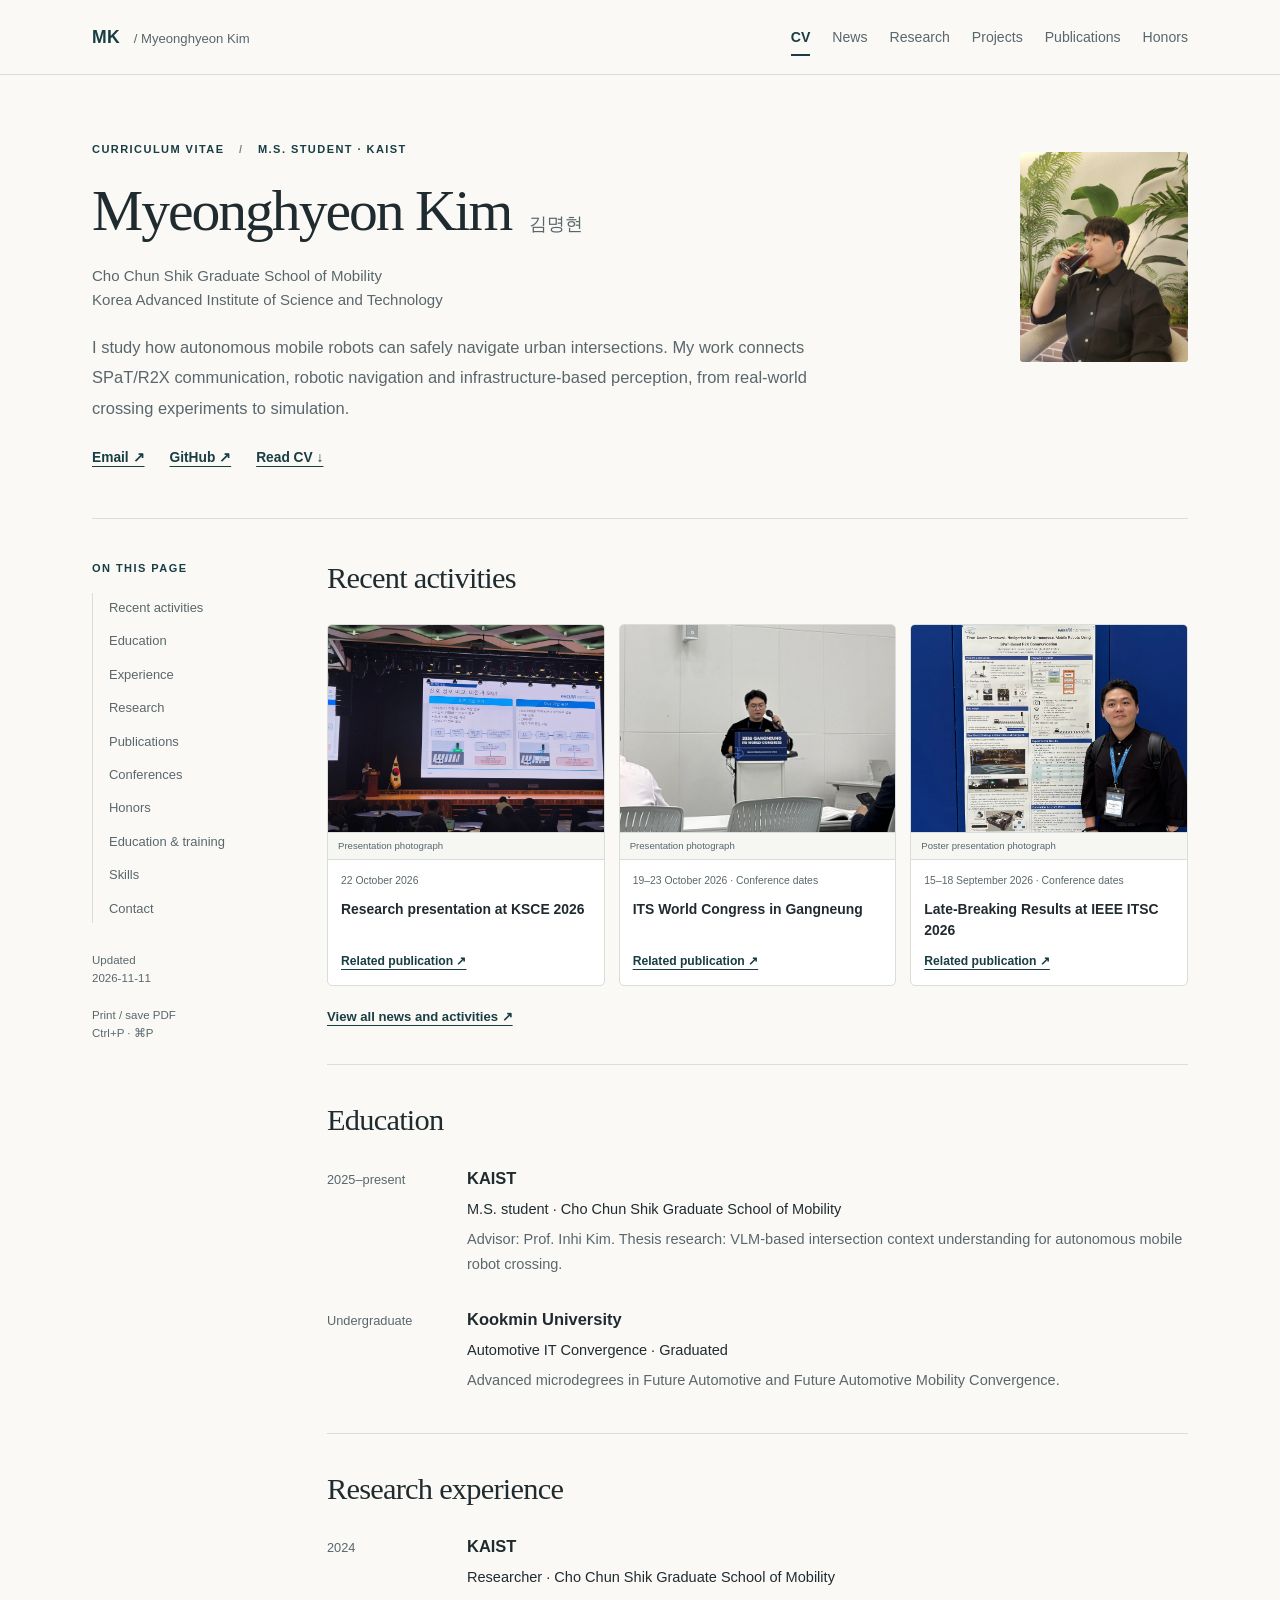
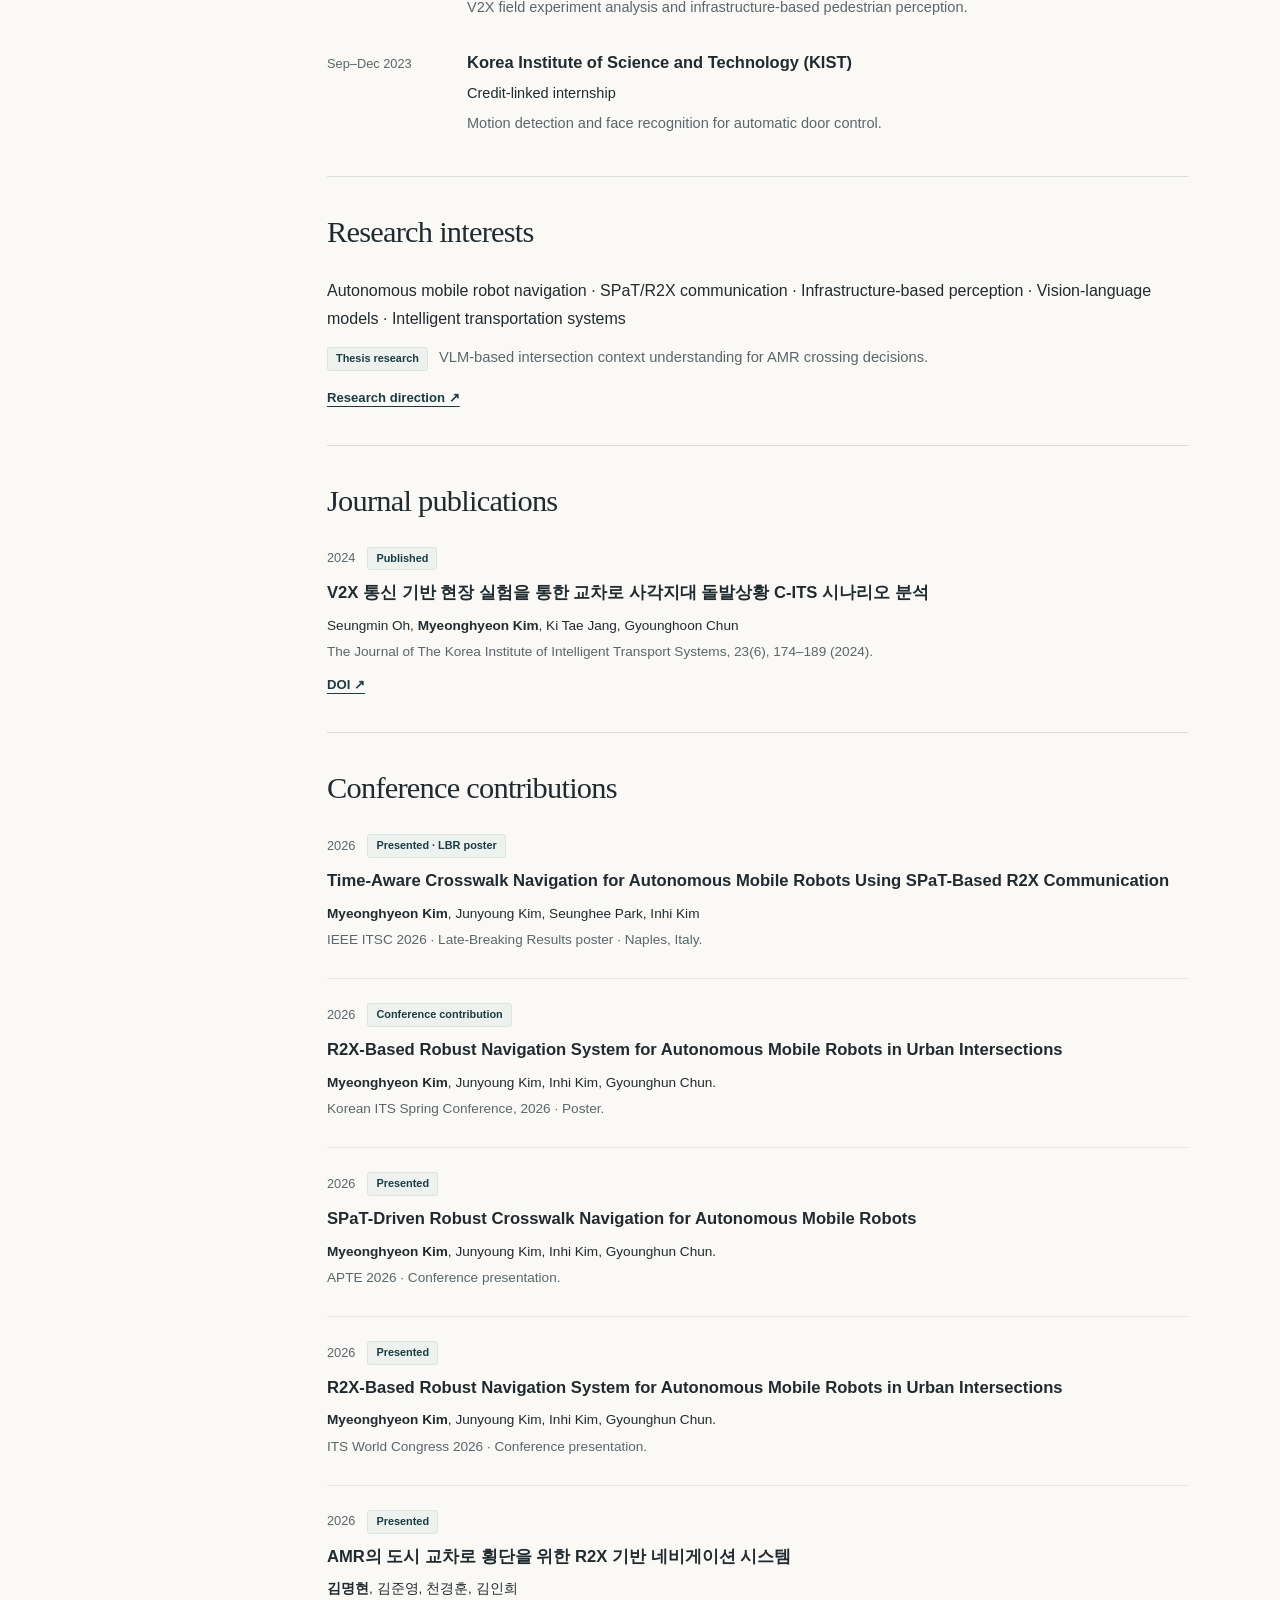
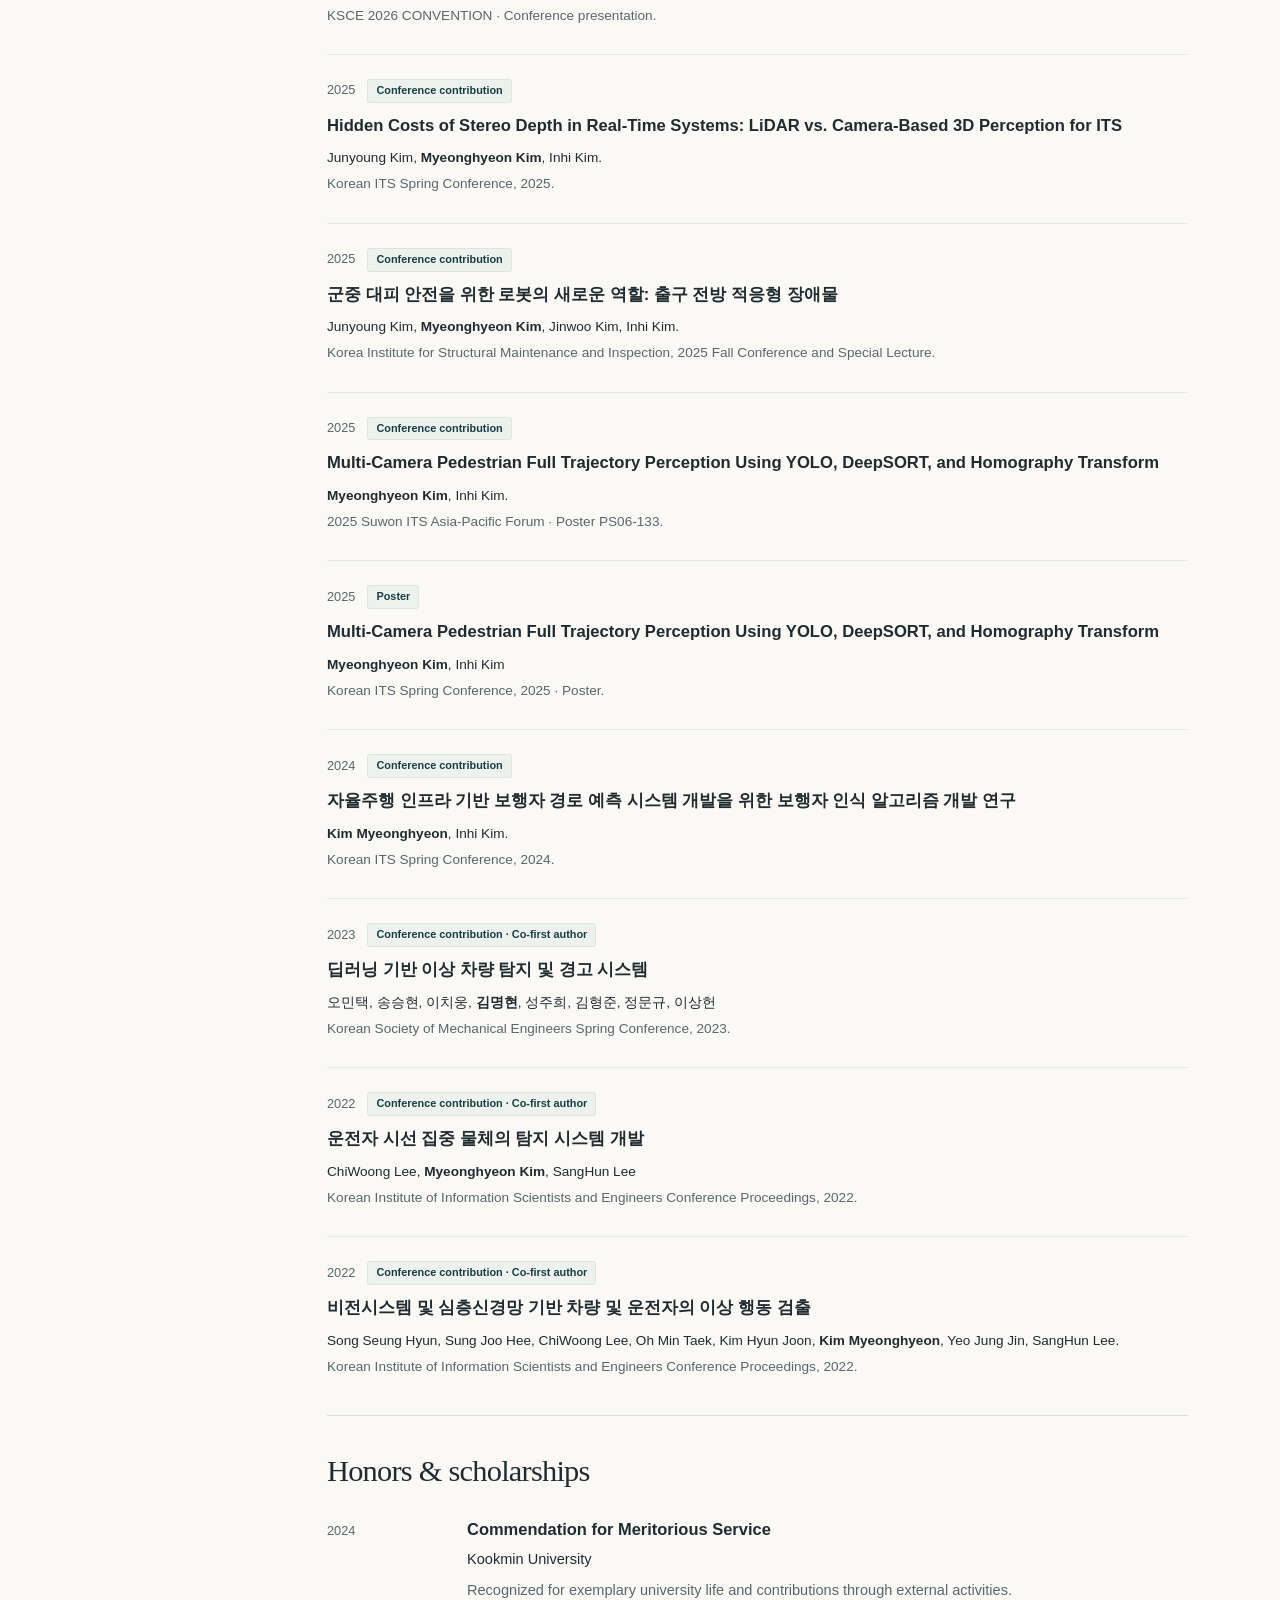
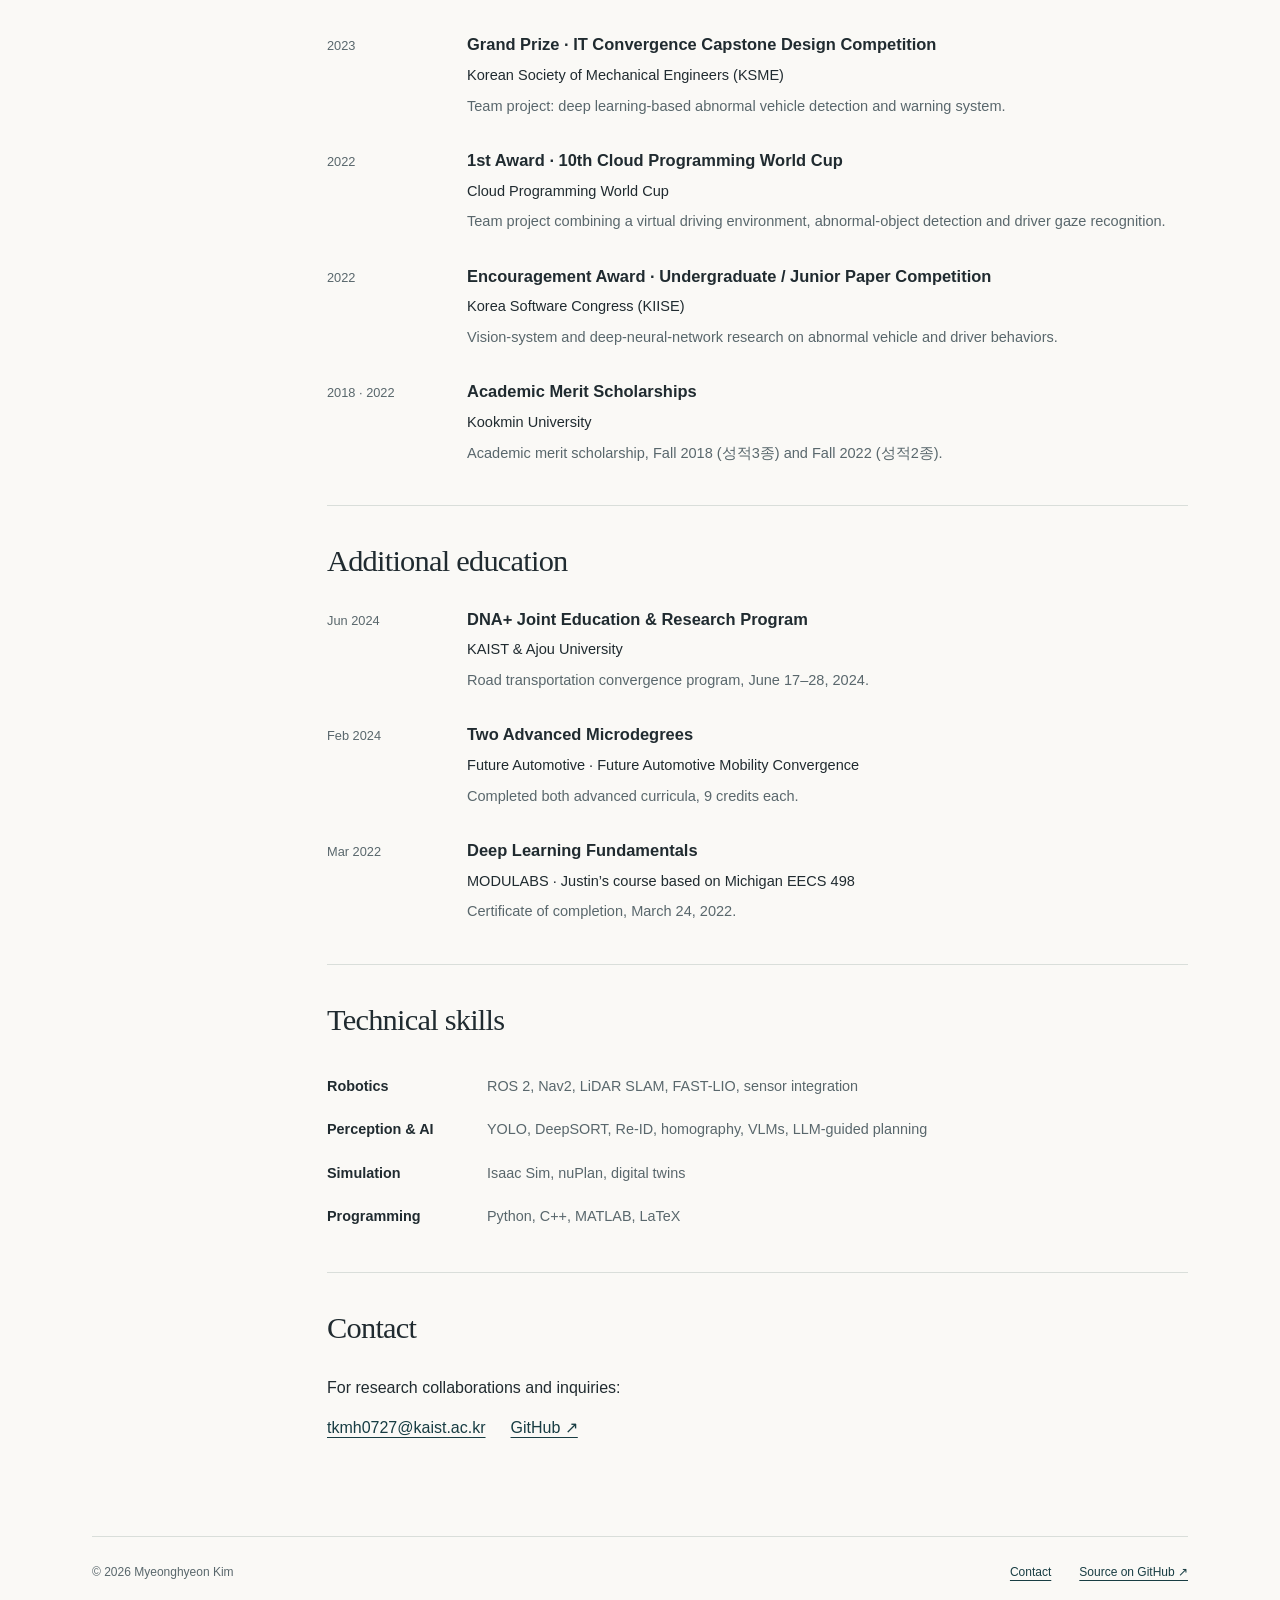
<file: index.html>
<!doctype html>
<html lang="en"><head><meta charset="utf-8"><meta name="viewport" content="width=device-width, initial-scale=1"><meta name="description" content="I study how autonomous mobile robots can safely navigate urban intersections. My work connects SPaT/R2X communication, robotic navigation and infrastructure-based perception, from real-world crossing experiments to simulation."><meta name="theme-color" content="#183d43"><title>Curriculum Vitae | Myeonghyeon Kim</title><link rel="stylesheet" href="theme.css"></head>
<body><a class="skip-link" href="#main">Skip to content</a><header class="site-header"><nav class="nav" aria-label="Main navigation"><a class="brand" href="index.html">MK<span> / Myeonghyeon Kim</span></a><div class="nav-links"><a href="index.html" aria-current="page">CV</a><a href="news.html">News</a><a href="research.html">Research</a><a href="projects.html">Projects</a><a href="publications.html">Publications</a><a href="achievements.html">Honors</a></div></nav></header>
<main id="main"><div class="page-heading"><div class="identity"><div><p class="eyebrow">Curriculum vitae <span> / </span> M.S. Student · KAIST</p><h1>Myeonghyeon Kim<span class="korean" lang="ko">김명현</span></h1><p class="affiliation">Cho Chun Shik Graduate School of Mobility<br>Korea Advanced Institute of Science and Technology</p><p class="lead">I study how autonomous mobile robots can safely navigate urban intersections. My work connects SPaT/R2X communication, robotic navigation and infrastructure-based perception, from real-world crossing experiments to simulation.</p><div class="hero-links"><a href="mailto:tkmh0727@kaist.ac.kr">Email ↗</a><a href="https://github.com/tkmh0727-rgb">GitHub ↗</a><a href="#education">Read CV ↓</a></div></div><img class="portrait" src="assets/profile.jpg" width="168" height="210" alt="Portrait of Myeonghyeon Kim"></div></div><div class="page-layout"><aside class="contents"><p class="eyebrow">On this page</p><nav aria-label="On this page"><a href="#news">Recent activities</a><a href="#education">Education</a><a href="#experience">Experience</a><a href="#research">Research</a><a href="#journals">Publications</a><a href="#conferences">Conferences</a><a href="#awards">Honors</a><a href="#training">Education & training</a><a href="#skills">Skills</a><a href="#contact">Contact</a></nav><p class="updated">Updated<br><time datetime="2026-11-11">2026-11-11</time></p><p class="print-hint">Print / save PDF<br>Ctrl+P · ⌘P</p></aside><div class="cv-body"><section id="news" class="cv-section"><h2>Recent activities</h2><div class="activity-grid activity-preview"><article class="activity-card" id="activity-ksce-2026">
<figure class="activity-media photo"><a class="activity-image-link" href="assets/news/ksce-2026.webp" aria-label="View image: Research presentation at KSCE 2026"><img src="assets/news/ksce-2026.webp" alt="Conference stage and slides during the R2X-based AMR navigation presentation at KSCE 2026." loading="lazy" decoding="async" style="object-position:50% 50%"></a><figcaption>Presentation photograph</figcaption></figure>
<div class="activity-copy"><p class="activity-date"><time datetime="2026-10-22">22 October 2026</time></p><h3>Research presentation at KSCE 2026</h3><p class="activity-summary">Presented an R2X-based navigation system for AMR crossing at urban intersections in the AI Construction Infrastructure Resilience session.</p><div class="activity-links"><a class="text-link" href="publications.html#ksce-2026">Related publication ↗</a></div></div></article><article class="activity-card" id="activity-its-wc-2026">
<figure class="activity-media photo"><a class="activity-image-link" href="assets/news/its-wc-2026.webp" aria-label="View image: ITS World Congress in Gangneung"><img src="assets/news/its-wc-2026.webp" alt="Myeonghyeon Kim speaking at a lectern marked 2026 Gangneung ITS World Congress." loading="lazy" decoding="async" style="object-position:50% 65%"></a><figcaption>Presentation photograph</figcaption></figure>
<div class="activity-copy"><p class="activity-date"><time datetime="2026-10-19">19–23 October 2026 · Conference dates</time></p><h3>ITS World Congress in Gangneung</h3><p class="activity-summary">Presented research on R2X-assisted autonomous mobile robot navigation at urban intersections.</p><div class="activity-links"><a class="text-link" href="publications.html#pub-12">Related publication ↗</a></div></div></article><article class="activity-card" id="activity-itsc-2026">
<figure class="activity-media photo"><a class="activity-image-link" href="assets/news/itsc-2026.webp" aria-label="View image: Late-Breaking Results at IEEE ITSC 2026"><img src="assets/news/itsc-2026.webp" alt="Myeonghyeon Kim standing beside his SPaT-based R2X crosswalk navigation poster at IEEE ITSC 2026." loading="lazy" decoding="async" style="object-position:50% 43%"></a><figcaption>Poster presentation photograph</figcaption></figure>
<div class="activity-copy"><p class="activity-date"><time datetime="2026-09-15">15–18 September 2026 · Conference dates</time></p><h3>Late-Breaking Results at IEEE ITSC 2026</h3><p class="activity-summary">Presented Time-Aware Crosswalk Navigation for Autonomous Mobile Robots Using SPaT-Based R2X Communication as an LBR poster in Naples, Italy.</p><div class="activity-links"><a class="text-link" href="publications.html#pub-2">Related publication ↗</a></div></div></article></div><a class="activity-archive-link text-link" href="news.html">View all news and activities ↗</a></section><section id="education" class="cv-section"><h2>Education</h2><article class="record"><p class="date">2025–present</p><div><h3>KAIST</h3><p class="subtitle">M.S. student · Cho Chun Shik Graduate School of Mobility</p><p>Advisor: Prof. Inhi Kim. Thesis research: VLM-based intersection context understanding for autonomous mobile robot crossing.</p></div></article><article class="record"><p class="date">Undergraduate</p><div><h3>Kookmin University</h3><p class="subtitle">Automotive IT Convergence · Graduated</p><p>Advanced microdegrees in Future Automotive and Future Automotive Mobility Convergence.</p></div></article></section><section id="experience" class="cv-section"><h2>Research experience</h2><article class="record"><p class="date">2024</p><div><h3>KAIST</h3><p class="subtitle">Researcher · Cho Chun Shik Graduate School of Mobility</p><p>V2X field experiment analysis and infrastructure-based pedestrian perception.</p></div></article><article class="record"><p class="date">Sep–Dec 2023</p><div><h3>Korea Institute of Science and Technology (KIST)</h3><p class="subtitle">Credit-linked internship</p><p>Motion detection and face recognition for automatic door control.</p></div></article></section><section id="research" class="cv-section"><h2>Research interests</h2><p>Autonomous mobile robot navigation · SPaT/R2X communication · Infrastructure-based perception · Vision-language models · Intelligent transportation systems</p><p class="research-note"><span class="badge">Thesis research</span> VLM-based intersection context understanding for AMR crossing decisions.</p><a class="text-link" href="research.html">Research direction ↗</a></section><section id="journals" class="cv-section"><h2>Journal publications</h2><article class="publication" id="pub-1"><div class="pub-meta"><span class="date">2024</span><span class="badge">Published</span></div><h3>V2X 통신 기반 현장 실험을 통한 교차로 사각지대 돌발상황 C-ITS 시나리오 분석</h3><p class="authors">Seungmin Oh, <strong>Myeonghyeon Kim</strong>, Ki Tae Jang, Gyounghoon Chun</p><p class="venue">The Journal of The Korea Institute of Intelligent Transport Systems, 23(6), 174–189 (2024).</p><a class="text-link" href="https://doi.org/10.12815/kits.2024.23.6.174">DOI ↗</a></article></section><section id="conferences" class="cv-section"><h2>Conference contributions</h2><article class="publication" id="pub-2"><div class="pub-meta"><span class="date">2026</span><span class="badge">Presented · LBR poster</span></div><h3>Time-Aware Crosswalk Navigation for Autonomous Mobile Robots Using SPaT-Based R2X Communication</h3><p class="authors"><strong>Myeonghyeon Kim</strong>, Junyoung Kim, Seunghee Park, Inhi Kim</p><p class="venue">IEEE ITSC 2026 · Late-Breaking Results poster · Naples, Italy.</p></article><article class="publication" id="pub-3"><div class="pub-meta"><span class="date">2026</span><span class="badge">Conference contribution</span></div><h3>R2X-Based Robust Navigation System for Autonomous Mobile Robots in Urban Intersections</h3><p class="authors"><strong>Myeonghyeon Kim</strong>, Junyoung Kim, Inhi Kim, Gyounghun Chun.</p><p class="venue">Korean ITS Spring Conference, 2026 · Poster.</p></article><article class="publication" id="pub-11"><div class="pub-meta"><span class="date">2026</span><span class="badge">Presented</span></div><h3>SPaT-Driven Robust Crosswalk Navigation for Autonomous Mobile Robots</h3><p class="authors"><strong>Myeonghyeon Kim</strong>, Junyoung Kim, Inhi Kim, Gyounghun Chun.</p><p class="venue">APTE 2026 · Conference presentation.</p></article><article class="publication" id="pub-12"><div class="pub-meta"><span class="date">2026</span><span class="badge">Presented</span></div><h3>R2X-Based Robust Navigation System for Autonomous Mobile Robots in Urban Intersections</h3><p class="authors"><strong>Myeonghyeon Kim</strong>, Junyoung Kim, Inhi Kim, Gyounghun Chun.</p><p class="venue">ITS World Congress 2026 · Conference presentation.</p></article><article class="publication" id="ksce-2026"><div class="pub-meta"><span class="date">2026</span><span class="badge">Presented</span></div><h3>AMR의 도시 교차로 횡단을 위한 R2X 기반 네비게이션 시스템</h3><p class="authors"><strong>김명현</strong>, 김준영, 천경훈, 김인희</p><p class="venue">KSCE 2026 CONVENTION · Conference presentation.</p></article><article class="publication" id="pub-4"><div class="pub-meta"><span class="date">2025</span><span class="badge">Conference contribution</span></div><h3>Hidden Costs of Stereo Depth in Real-Time Systems: LiDAR vs. Camera-Based 3D Perception for ITS</h3><p class="authors">Junyoung Kim, <strong>Myeonghyeon Kim</strong>, Inhi Kim.</p><p class="venue">Korean ITS Spring Conference, 2025.</p></article><article class="publication" id="pub-5"><div class="pub-meta"><span class="date">2025</span><span class="badge">Conference contribution</span></div><h3>군중 대피 안전을 위한 로봇의 새로운 역할: 출구 전방 적응형 장애물</h3><p class="authors">Junyoung Kim, <strong>Myeonghyeon Kim</strong>, Jinwoo Kim, Inhi Kim.</p><p class="venue">Korea Institute for Structural Maintenance and Inspection, 2025 Fall Conference and Special Lecture.</p></article><article class="publication" id="pub-6"><div class="pub-meta"><span class="date">2025</span><span class="badge">Conference contribution</span></div><h3>Multi-Camera Pedestrian Full Trajectory Perception Using YOLO, DeepSORT, and Homography Transform</h3><p class="authors"><strong>Myeonghyeon Kim</strong>, Inhi Kim.</p><p class="venue">2025 Suwon ITS Asia-Pacific Forum · Poster PS06-133.</p></article><article class="publication" id="its-spring-2025"><div class="pub-meta"><span class="date">2025</span><span class="badge">Poster</span></div><h3>Multi-Camera Pedestrian Full Trajectory Perception Using YOLO, DeepSORT, and Homography Transform</h3><p class="authors"><strong>Myeonghyeon Kim</strong>, Inhi Kim</p><p class="venue">Korean ITS Spring Conference, 2025 · Poster.</p></article><article class="publication" id="pub-7"><div class="pub-meta"><span class="date">2024</span><span class="badge">Conference contribution</span></div><h3>자율주행 인프라 기반 보행자 경로 예측 시스템 개발을 위한 보행자 인식 알고리즘 개발 연구</h3><p class="authors"><strong>Kim Myeonghyeon</strong>, Inhi Kim.</p><p class="venue">Korean ITS Spring Conference, 2024.</p></article><article class="publication" id="pub-8"><div class="pub-meta"><span class="date">2023</span><span class="badge">Conference contribution · Co-first author</span></div><h3>딥러닝 기반 이상 차량 탐지 및 경고 시스템</h3><p class="authors">오민택, 송승현, 이치웅, <strong>김명현</strong>, 성주희, 김형준, 정문규, 이상헌</p><p class="venue">Korean Society of Mechanical Engineers Spring Conference, 2023.</p></article><article class="publication" id="pub-9"><div class="pub-meta"><span class="date">2022</span><span class="badge">Conference contribution · Co-first author</span></div><h3>운전자 시선 집중 물체의 탐지 시스템 개발</h3><p class="authors">ChiWoong Lee, <strong>Myeonghyeon Kim</strong>, SangHun Lee</p><p class="venue">Korean Institute of Information Scientists and Engineers Conference Proceedings, 2022.</p></article><article class="publication" id="pub-10"><div class="pub-meta"><span class="date">2022</span><span class="badge">Conference contribution · Co-first author</span></div><h3>비전시스템 및 심층신경망 기반 차량 및 운전자의 이상 행동 검출</h3><p class="authors">Song Seung Hyun, Sung Joo Hee, ChiWoong Lee, Oh Min Taek, Kim Hyun Joon, <strong>Kim Myeonghyeon</strong>, Yeo Jung Jin, SangHun Lee.</p><p class="venue">Korean Institute of Information Scientists and Engineers Conference Proceedings, 2022.</p></article></section><section id="awards" class="cv-section"><h2>Honors & scholarships</h2><article class="record"><p class="date">2024</p><div><h3>Commendation for Meritorious Service</h3><p class="subtitle">Kookmin University</p><p>Recognized for exemplary university life and contributions through external activities.</p></div></article><article class="record"><p class="date">2023</p><div><h3>Grand Prize · IT Convergence Capstone Design Competition</h3><p class="subtitle">Korean Society of Mechanical Engineers (KSME)</p><p>Team project: deep learning-based abnormal vehicle detection and warning system.</p></div></article><article class="record"><p class="date">2022</p><div><h3>1st Award · 10th Cloud Programming World Cup</h3><p class="subtitle">Cloud Programming World Cup</p><p>Team project combining a virtual driving environment, abnormal-object detection and driver gaze recognition.</p></div></article><article class="record"><p class="date">2022</p><div><h3>Encouragement Award · Undergraduate / Junior Paper Competition</h3><p class="subtitle">Korea Software Congress (KIISE)</p><p>Vision-system and deep-neural-network research on abnormal vehicle and driver behaviors.</p></div></article><article class="record"><p class="date">2018 · 2022</p><div><h3>Academic Merit Scholarships</h3><p class="subtitle">Kookmin University</p><p>Academic merit scholarship, Fall 2018 (성적3종) and Fall 2022 (성적2종).</p></div></article></section><section id="training" class="cv-section"><h2>Additional education</h2><article class="record"><p class="date">Jun 2024</p><div><h3>DNA+ Joint Education &amp; Research Program</h3><p class="subtitle">KAIST &amp; Ajou University</p><p>Road transportation convergence program, June 17–28, 2024.</p></div></article><article class="record"><p class="date">Feb 2024</p><div><h3>Two Advanced Microdegrees</h3><p class="subtitle">Future Automotive · Future Automotive Mobility Convergence</p><p>Completed both advanced curricula, 9 credits each.</p></div></article><article class="record"><p class="date">Mar 2022</p><div><h3>Deep Learning Fundamentals</h3><p class="subtitle">MODULABS · Justin’s course based on Michigan EECS 498</p><p>Certificate of completion, March 24, 2022.</p></div></article></section><section id="skills" class="cv-section"><h2>Technical skills</h2><dl class="skills"><div><dt>Robotics</dt><dd>ROS 2, Nav2, LiDAR SLAM, FAST-LIO, sensor integration</dd></div><div><dt>Perception &amp; AI</dt><dd>YOLO, DeepSORT, Re-ID, homography, VLMs, LLM-guided planning</dd></div><div><dt>Simulation</dt><dd>Isaac Sim, nuPlan, digital twins</dd></div><div><dt>Programming</dt><dd>Python, C++, MATLAB, LaTeX</dd></div></dl></section><section id="contact" class="cv-section"><h2>Contact</h2><p>For research collaborations and inquiries:</p><div class="contact-links"><a href="mailto:tkmh0727@kaist.ac.kr">tkmh0727@kaist.ac.kr</a><a href="https://github.com/tkmh0727-rgb">GitHub ↗</a></div></section></div></div></main>
<footer><span>© 2026 Myeonghyeon Kim</span><a href="index.html#contact">Contact</a><a href="https://github.com/tkmh0727-rgb/tkmh0727-rgb.github.io">Source on GitHub ↗</a></footer></body></html>
</file>
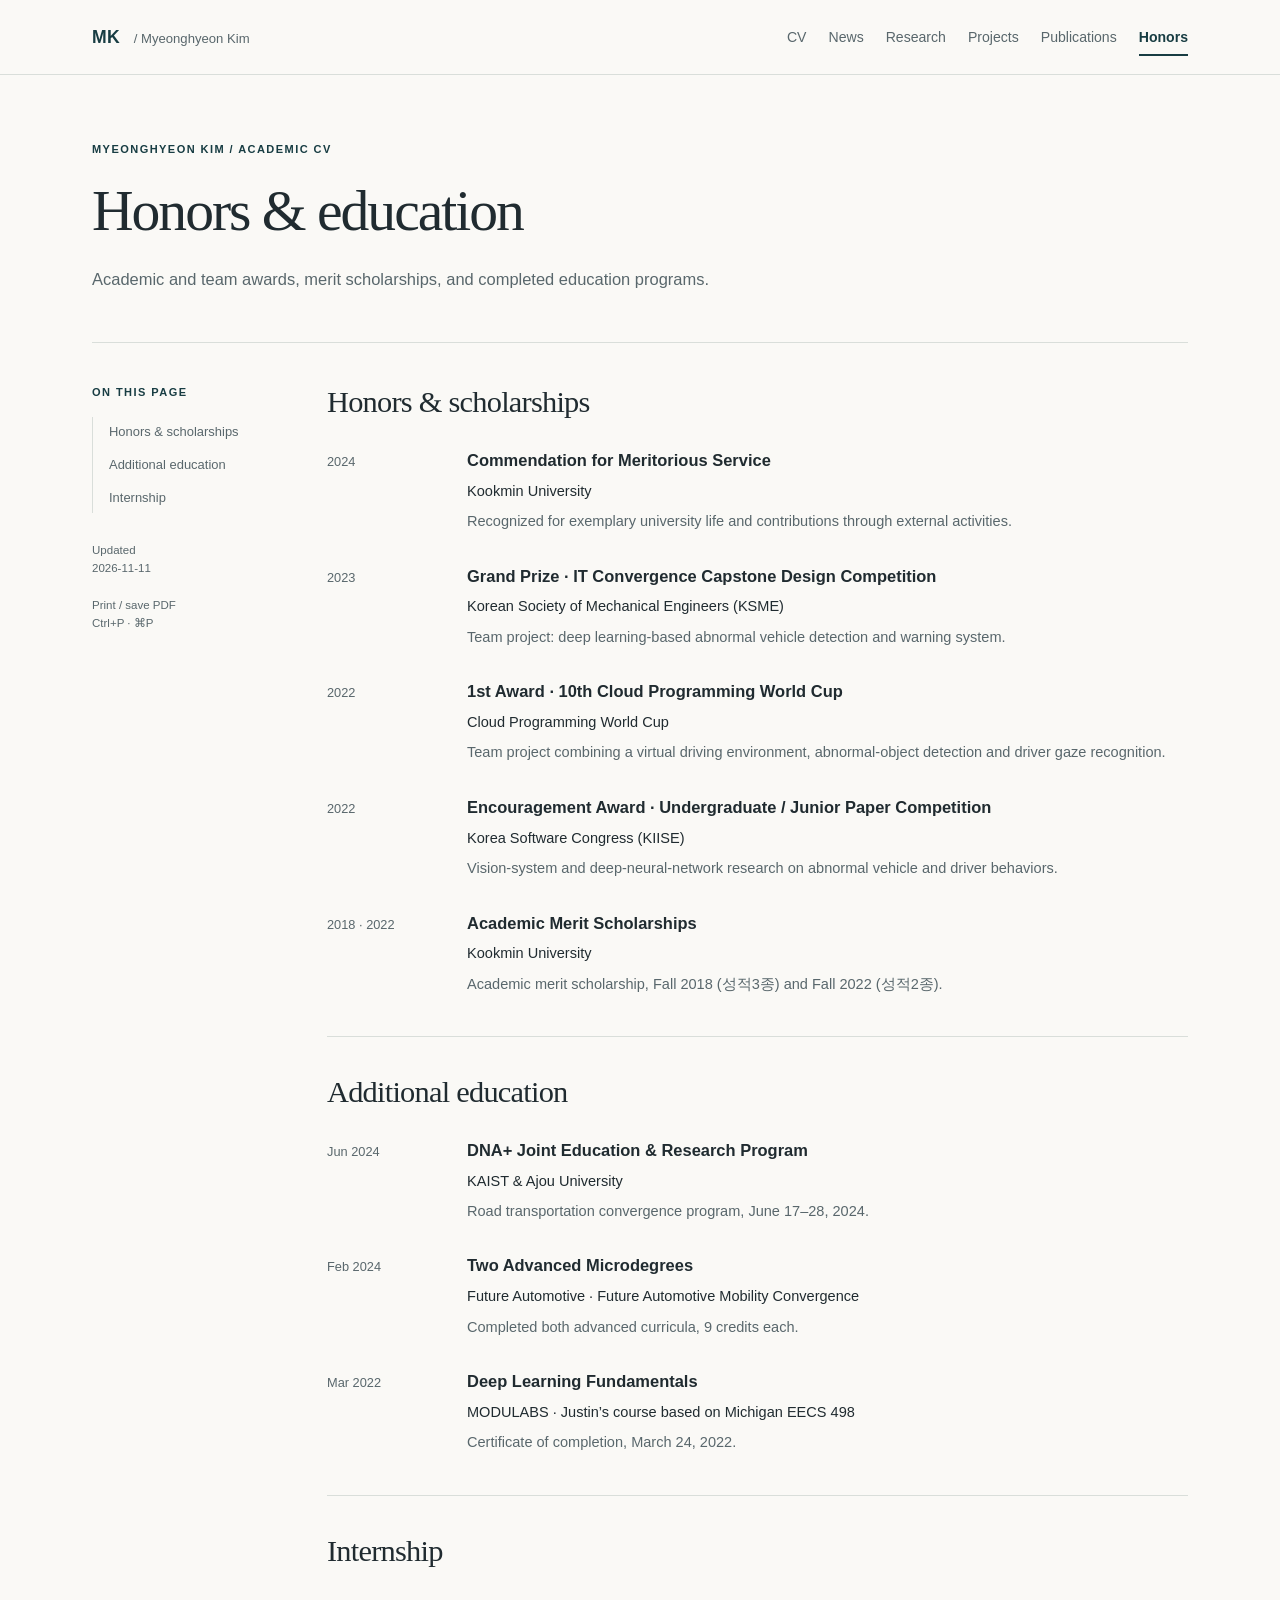
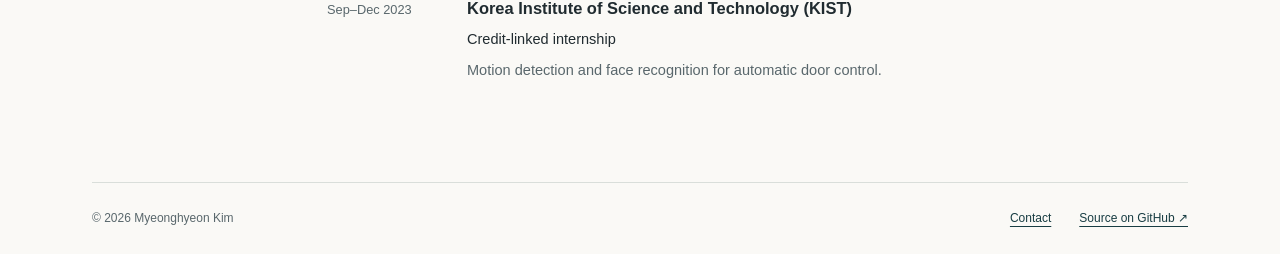
<file: achievements.html>
<!doctype html>
<html lang="en"><head><meta charset="utf-8"><meta name="viewport" content="width=device-width, initial-scale=1"><meta name="description" content="Academic and team awards, merit scholarships, and completed education programs."><meta name="theme-color" content="#183d43"><title>Honors &amp; education | Myeonghyeon Kim</title><link rel="stylesheet" href="theme.css"></head>
<body><a class="skip-link" href="#main">Skip to content</a><header class="site-header"><nav class="nav" aria-label="Main navigation"><a class="brand" href="index.html">MK<span> / Myeonghyeon Kim</span></a><div class="nav-links"><a href="index.html">CV</a><a href="news.html">News</a><a href="research.html">Research</a><a href="projects.html">Projects</a><a href="publications.html">Publications</a><a href="achievements.html" aria-current="page">Honors</a></div></nav></header>
<main id="main"><div class="page-heading"><p class="eyebrow">Myeonghyeon Kim / Academic CV</p><h1>Honors &amp; education</h1><p class="lead">Academic and team awards, merit scholarships, and completed education programs.</p></div><div class="page-layout"><aside class="contents"><p class="eyebrow">On this page</p><nav aria-label="On this page"><a href="#awards">Honors & scholarships</a><a href="#training">Additional education</a><a href="#internship">Internship</a></nav><p class="updated">Updated<br><time datetime="2026-11-11">2026-11-11</time></p><p class="print-hint">Print / save PDF<br>Ctrl+P · ⌘P</p></aside><div class="cv-body"><section id="awards" class="cv-section"><h2>Honors & scholarships</h2><article class="record"><p class="date">2024</p><div><h3>Commendation for Meritorious Service</h3><p class="subtitle">Kookmin University</p><p>Recognized for exemplary university life and contributions through external activities.</p></div></article><article class="record"><p class="date">2023</p><div><h3>Grand Prize · IT Convergence Capstone Design Competition</h3><p class="subtitle">Korean Society of Mechanical Engineers (KSME)</p><p>Team project: deep learning-based abnormal vehicle detection and warning system.</p></div></article><article class="record"><p class="date">2022</p><div><h3>1st Award · 10th Cloud Programming World Cup</h3><p class="subtitle">Cloud Programming World Cup</p><p>Team project combining a virtual driving environment, abnormal-object detection and driver gaze recognition.</p></div></article><article class="record"><p class="date">2022</p><div><h3>Encouragement Award · Undergraduate / Junior Paper Competition</h3><p class="subtitle">Korea Software Congress (KIISE)</p><p>Vision-system and deep-neural-network research on abnormal vehicle and driver behaviors.</p></div></article><article class="record"><p class="date">2018 · 2022</p><div><h3>Academic Merit Scholarships</h3><p class="subtitle">Kookmin University</p><p>Academic merit scholarship, Fall 2018 (성적3종) and Fall 2022 (성적2종).</p></div></article></section><section id="training" class="cv-section"><h2>Additional education</h2><article class="record"><p class="date">Jun 2024</p><div><h3>DNA+ Joint Education &amp; Research Program</h3><p class="subtitle">KAIST &amp; Ajou University</p><p>Road transportation convergence program, June 17–28, 2024.</p></div></article><article class="record"><p class="date">Feb 2024</p><div><h3>Two Advanced Microdegrees</h3><p class="subtitle">Future Automotive · Future Automotive Mobility Convergence</p><p>Completed both advanced curricula, 9 credits each.</p></div></article><article class="record"><p class="date">Mar 2022</p><div><h3>Deep Learning Fundamentals</h3><p class="subtitle">MODULABS · Justin’s course based on Michigan EECS 498</p><p>Certificate of completion, March 24, 2022.</p></div></article></section><section id="internship" class="cv-section"><h2>Internship</h2><article class="record"><p class="date">Sep–Dec 2023</p><div><h3>Korea Institute of Science and Technology (KIST)</h3><p class="subtitle">Credit-linked internship</p><p>Motion detection and face recognition for automatic door control.</p></div></article></section></div></div></main>
<footer><span>© 2026 Myeonghyeon Kim</span><a href="index.html#contact">Contact</a><a href="https://github.com/tkmh0727-rgb/tkmh0727-rgb.github.io">Source on GitHub ↗</a></footer></body></html>
</file>
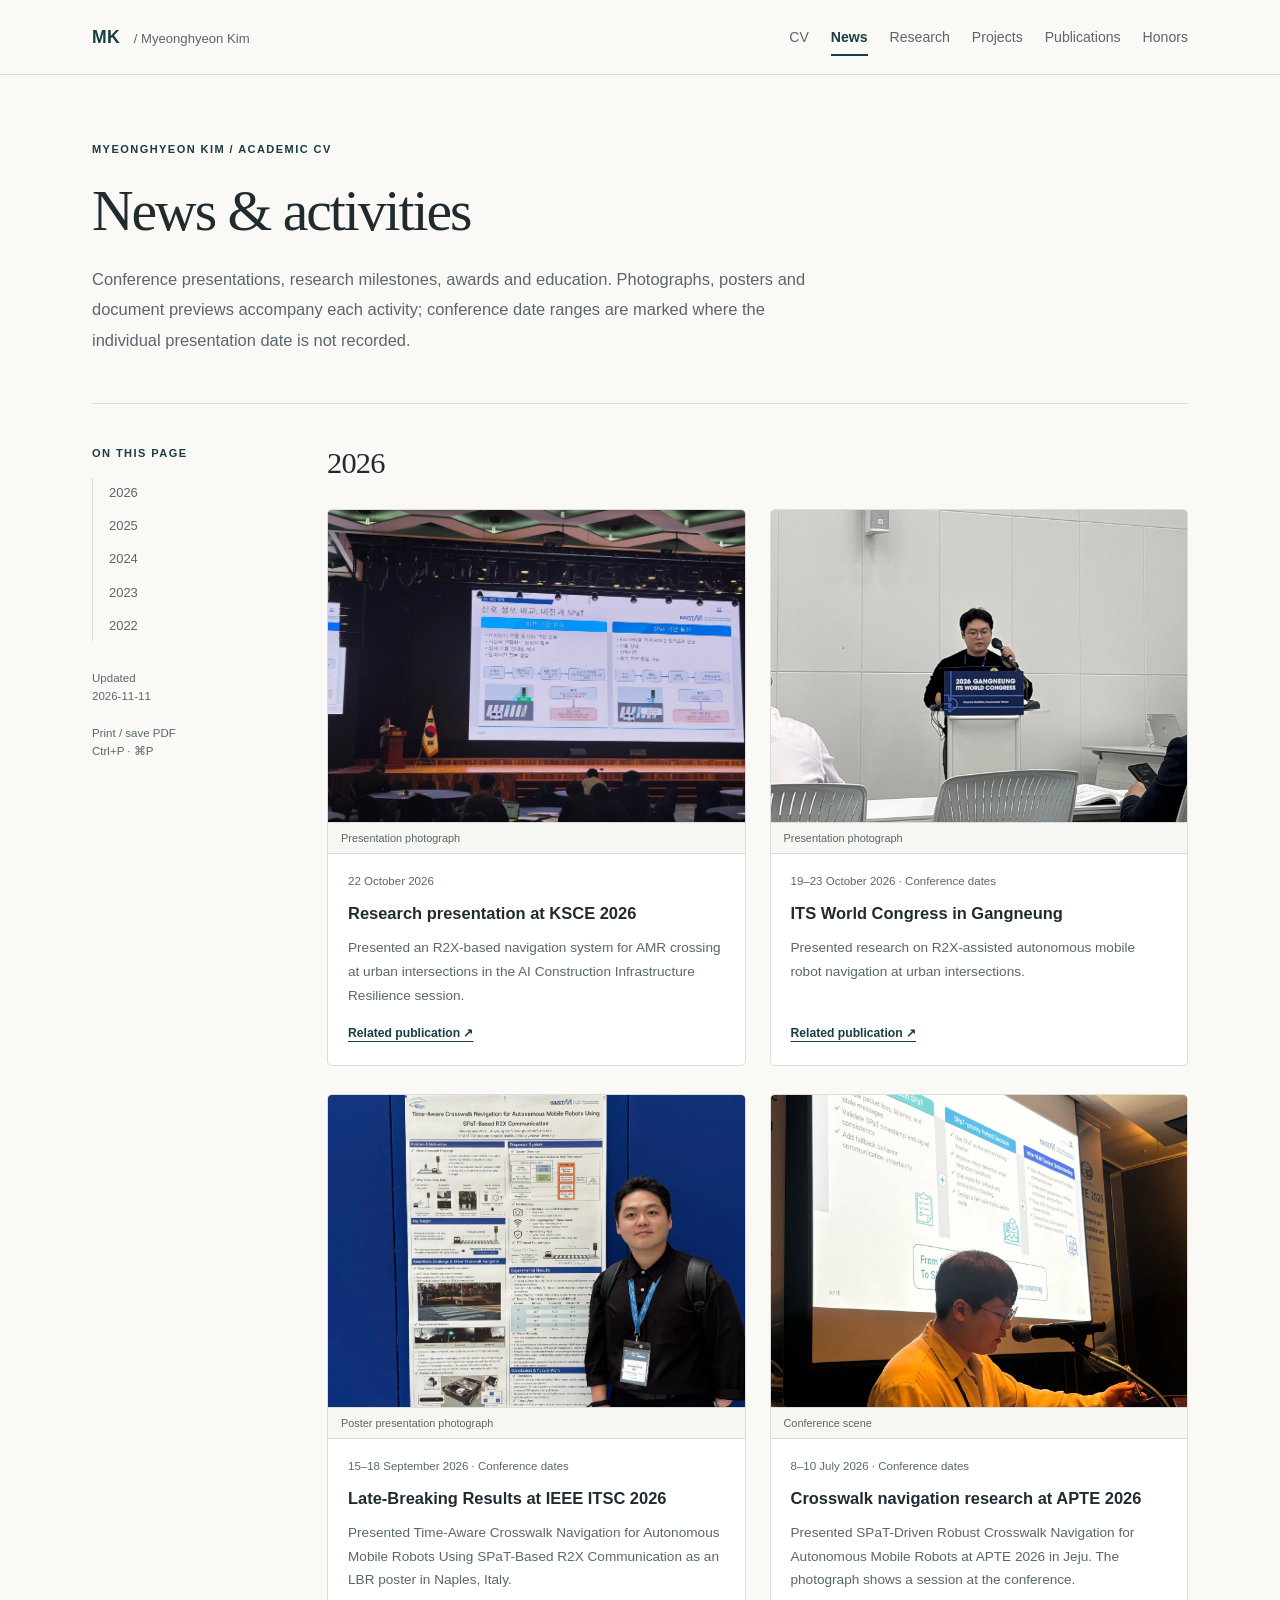
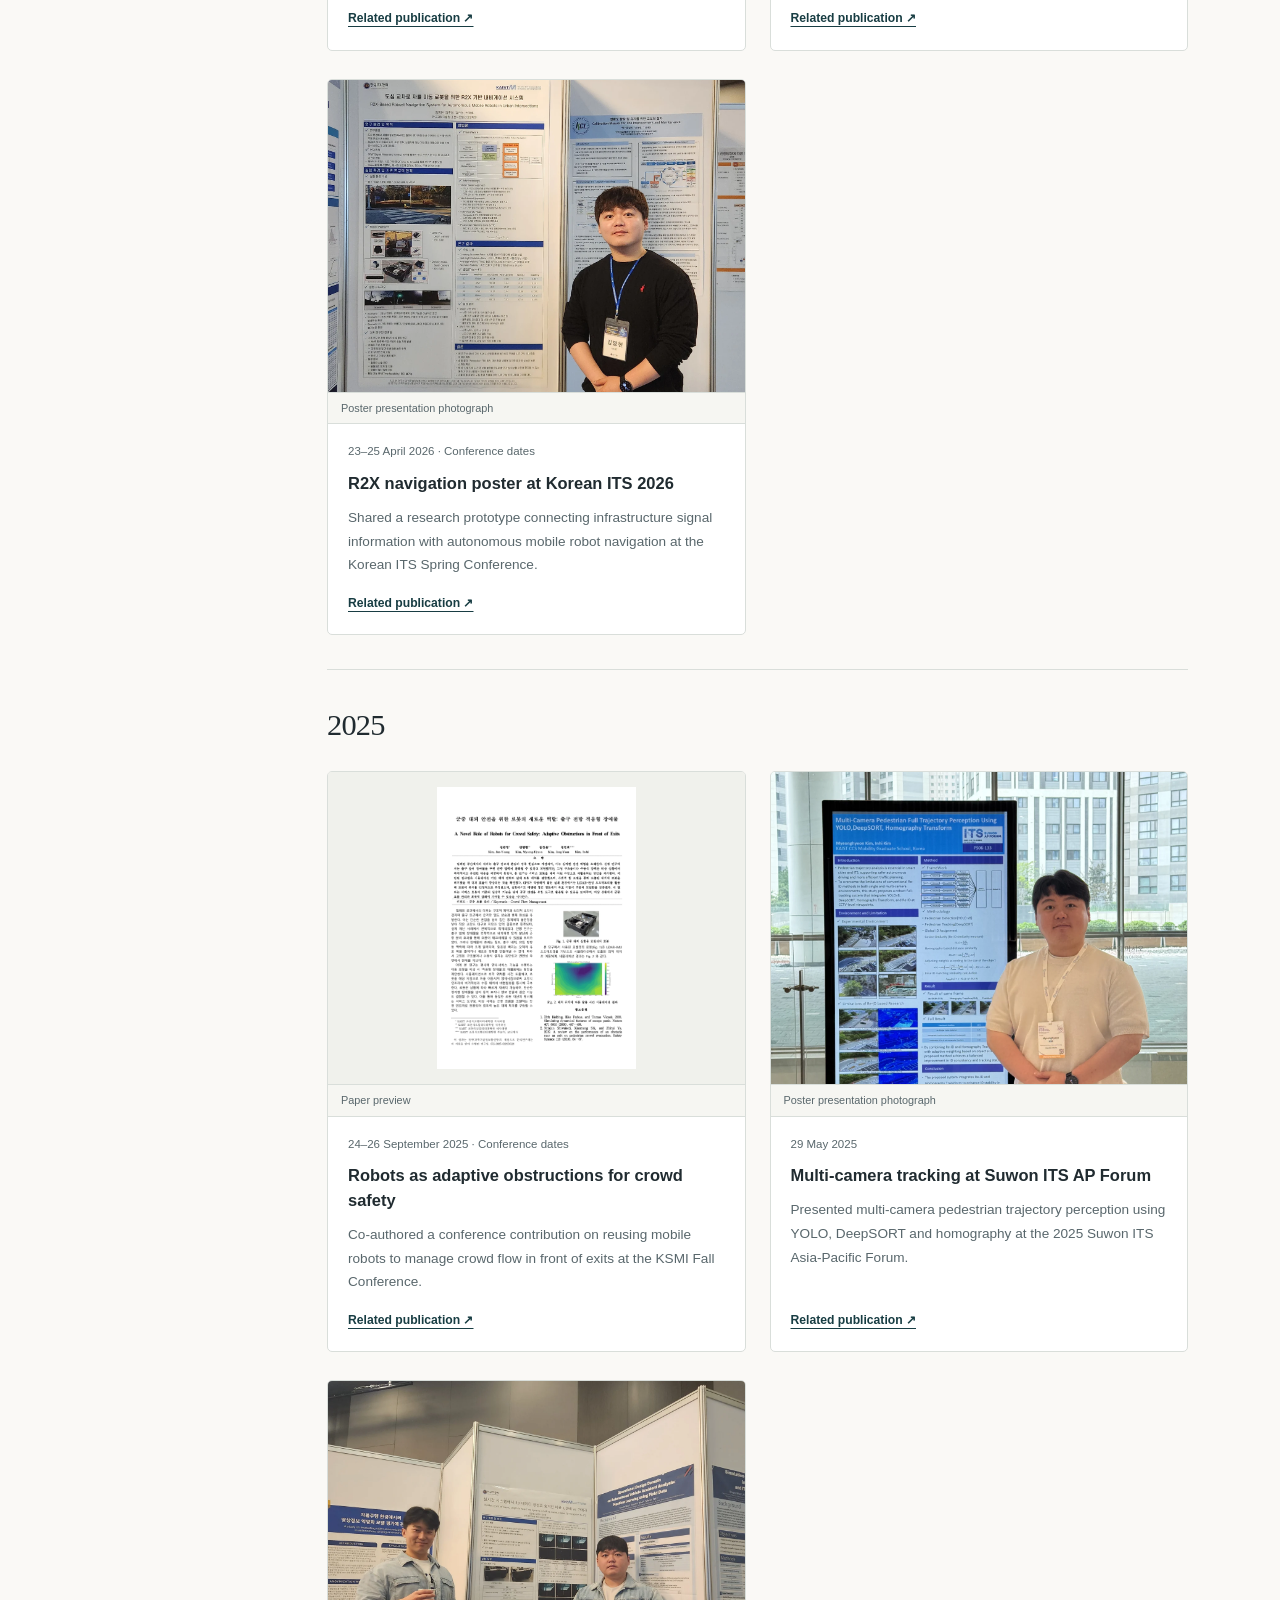
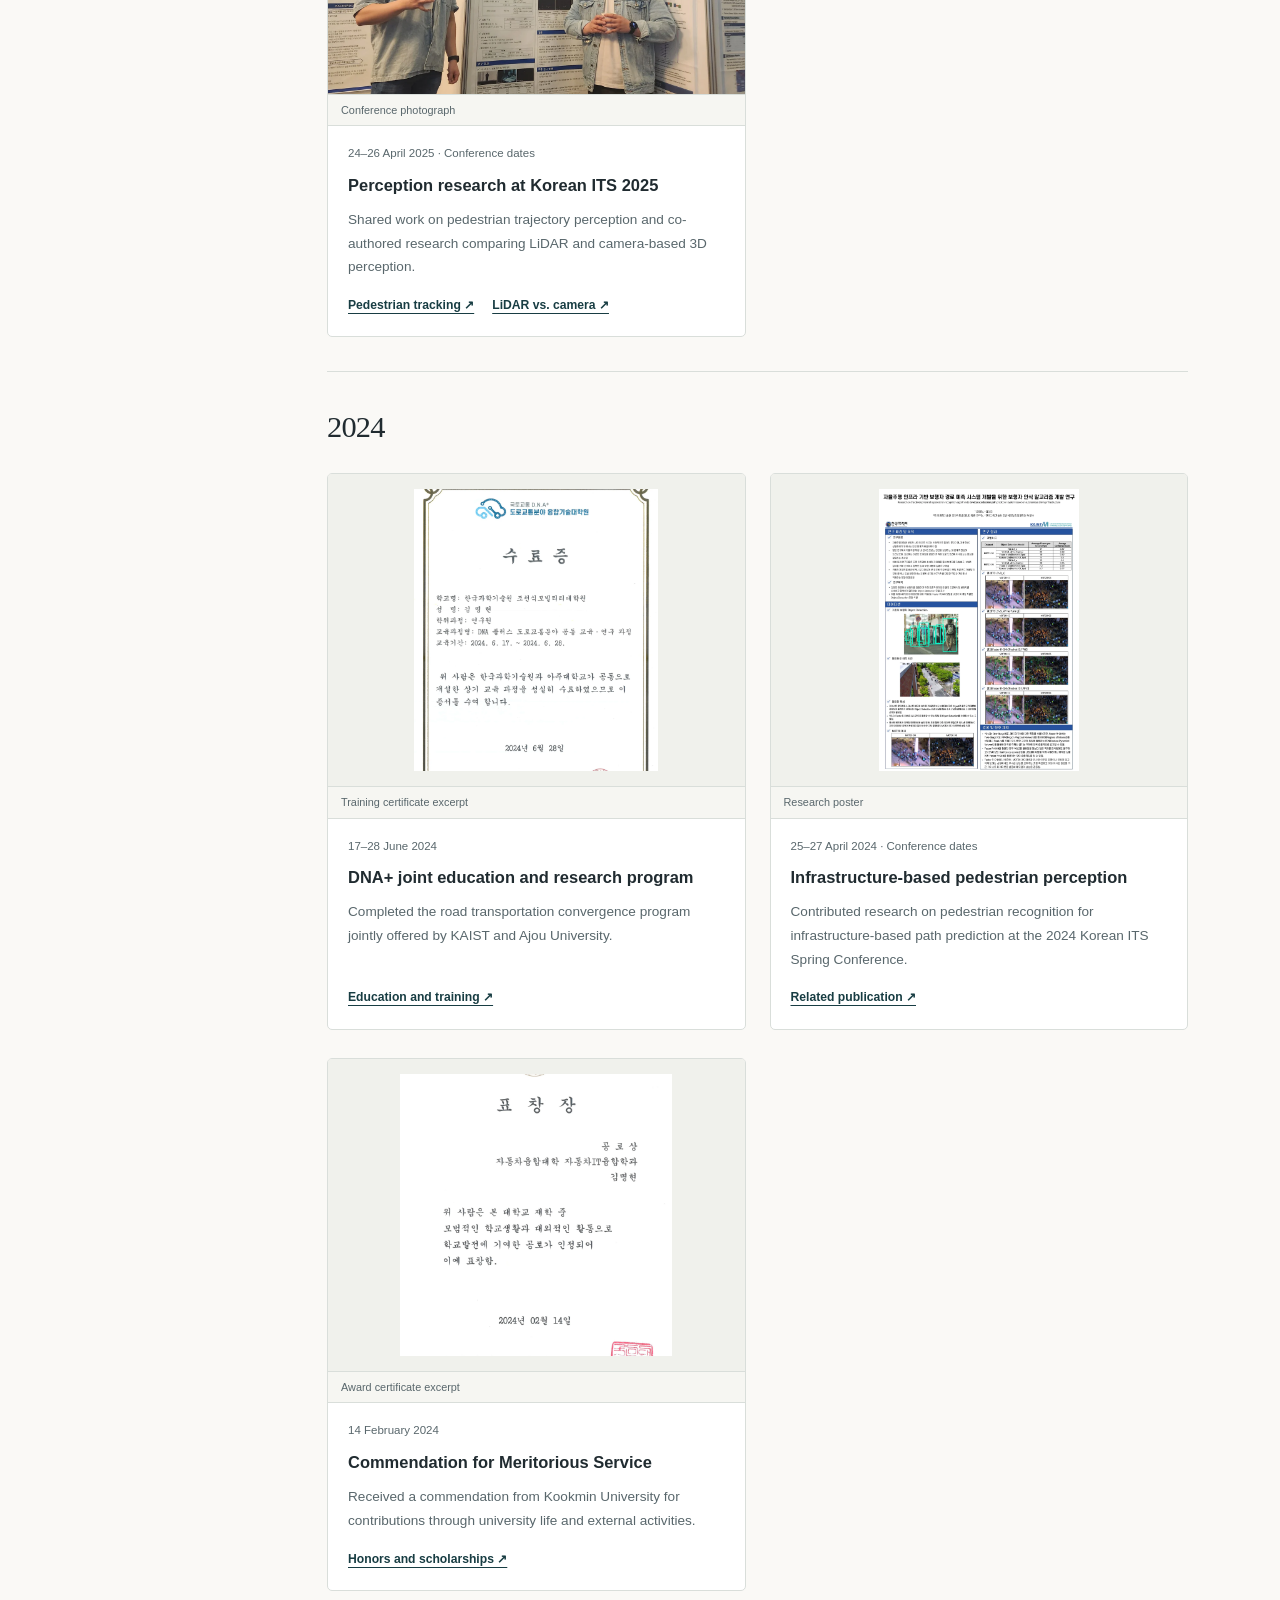
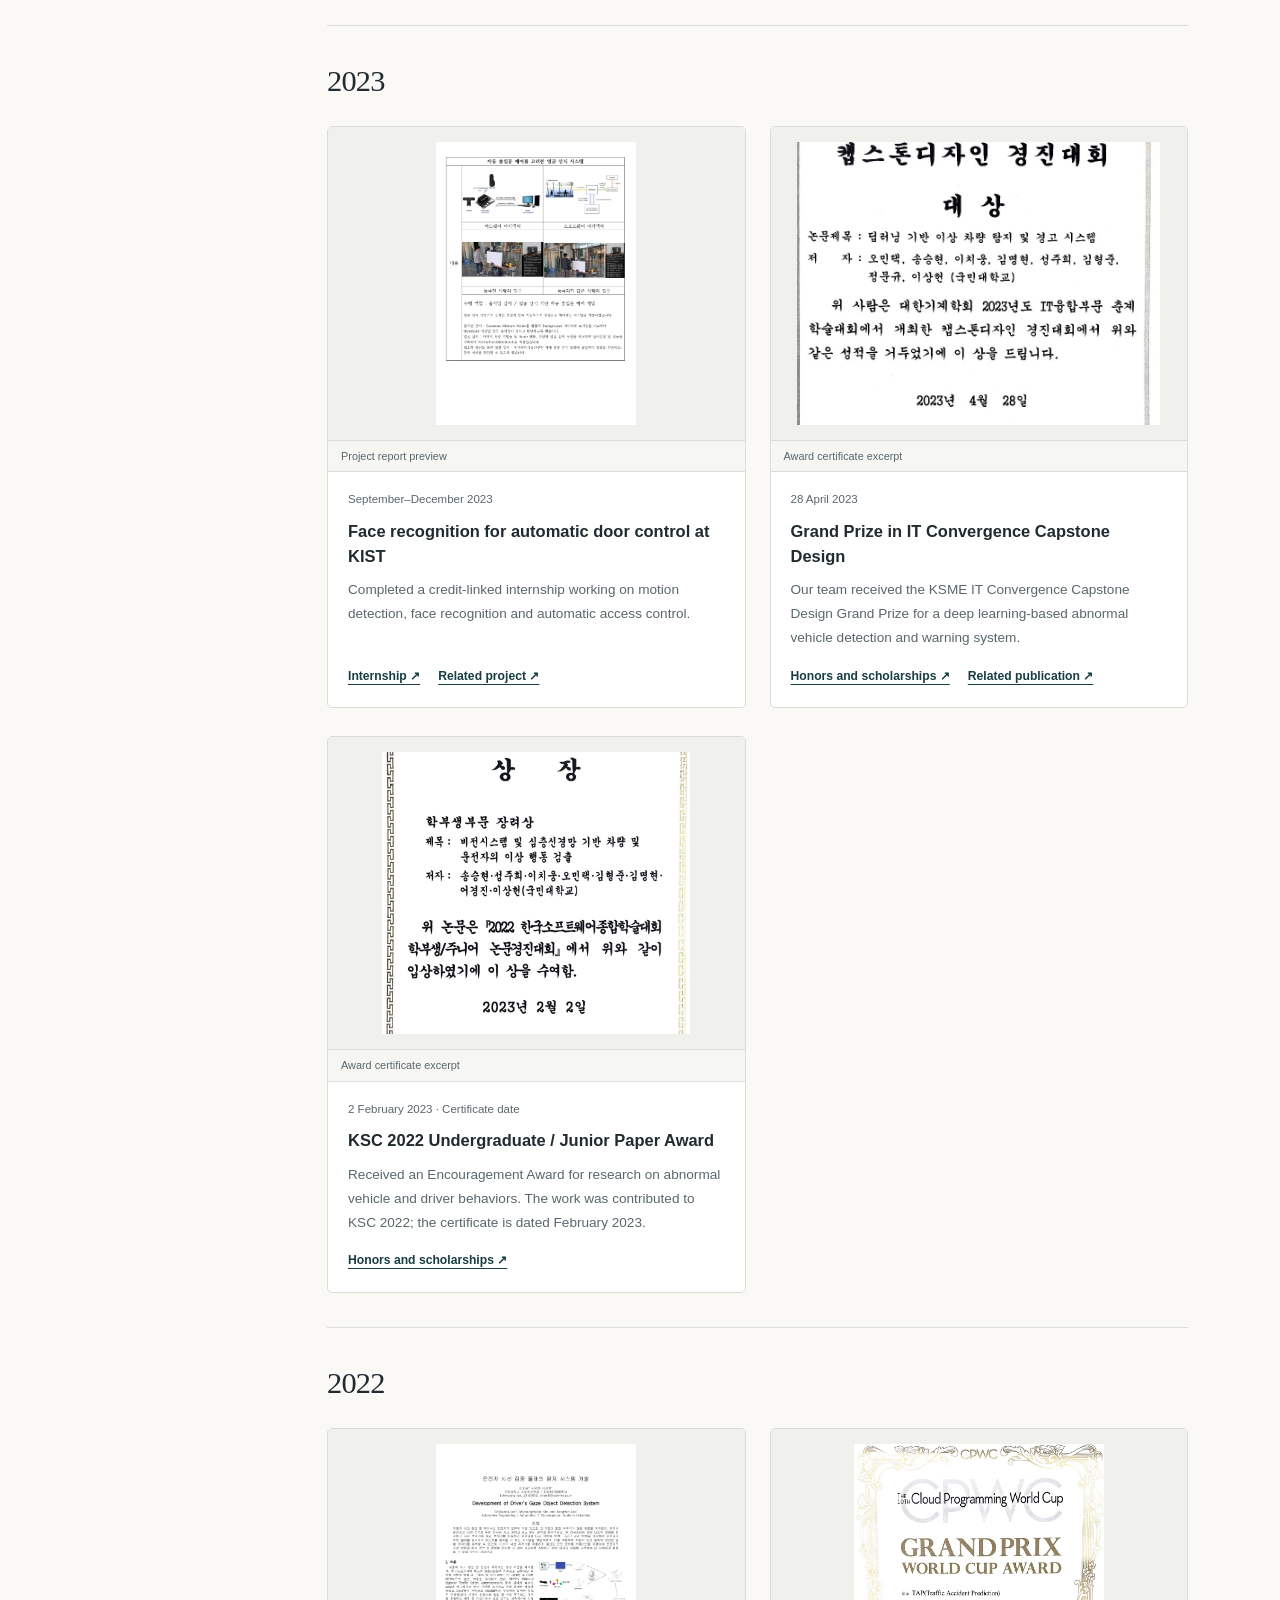
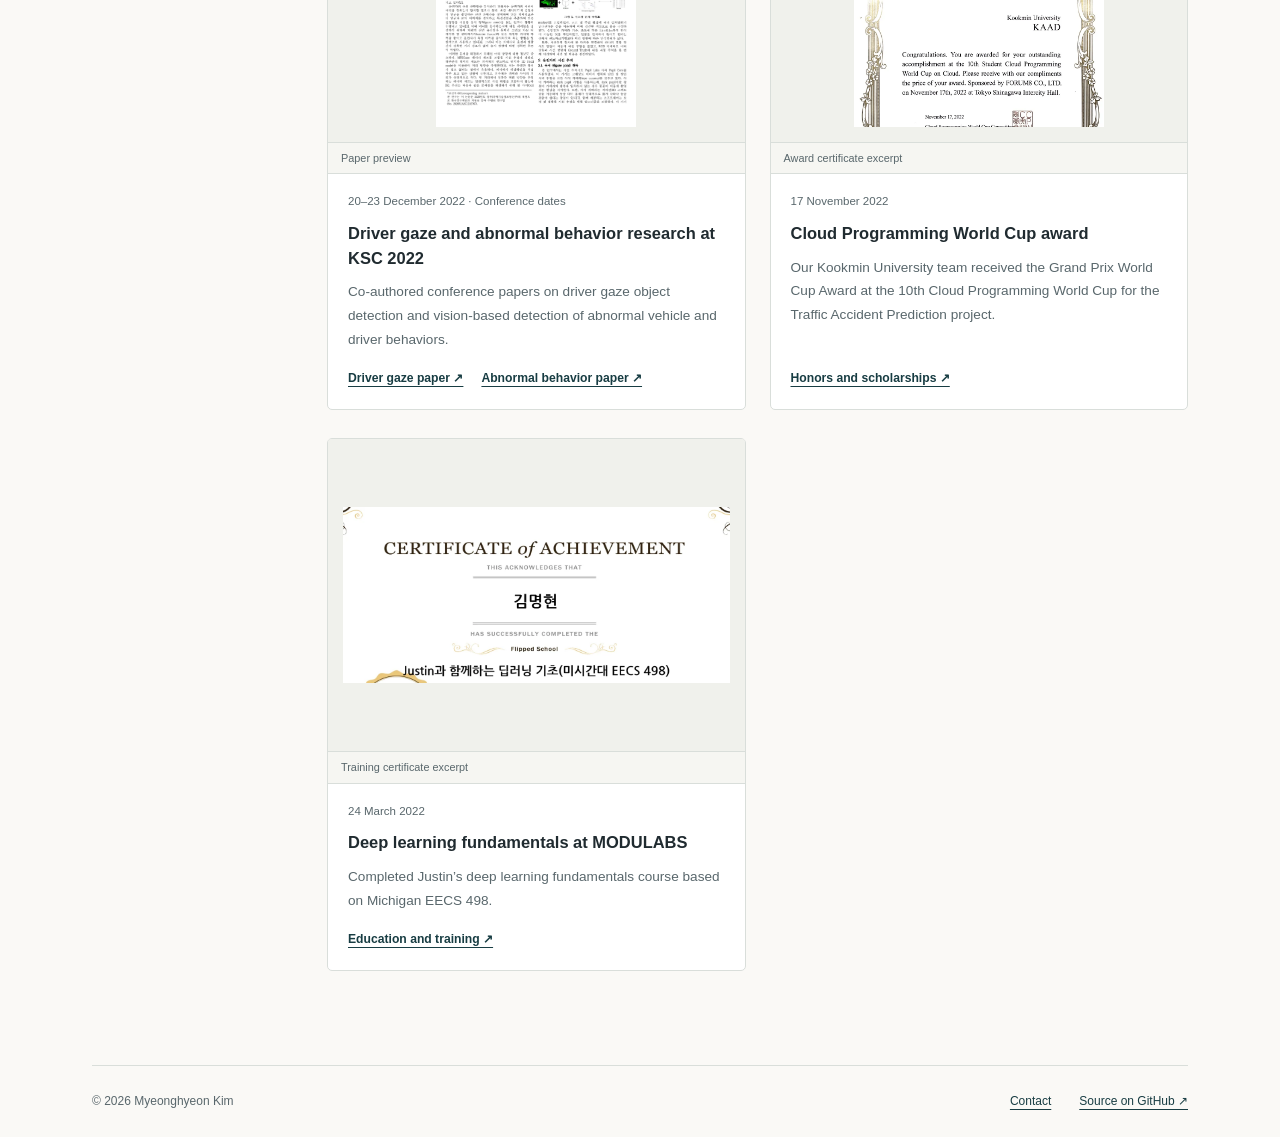
<file: news.html>
<!doctype html>
<html lang="en"><head><meta charset="utf-8"><meta name="viewport" content="width=device-width, initial-scale=1"><meta name="description" content="Conference presentations, research milestones, awards and education. Photographs, posters and document previews accompany each activity; conference date ranges are marked where the individual presentation date is not recorded."><meta name="theme-color" content="#183d43"><title>News &amp; activities | Myeonghyeon Kim</title><link rel="stylesheet" href="theme.css"></head>
<body><a class="skip-link" href="#main">Skip to content</a><header class="site-header"><nav class="nav" aria-label="Main navigation"><a class="brand" href="index.html">MK<span> / Myeonghyeon Kim</span></a><div class="nav-links"><a href="index.html">CV</a><a href="news.html" aria-current="page">News</a><a href="research.html">Research</a><a href="projects.html">Projects</a><a href="publications.html">Publications</a><a href="achievements.html">Honors</a></div></nav></header>
<main id="main"><div class="page-heading"><p class="eyebrow">Myeonghyeon Kim / Academic CV</p><h1>News &amp; activities</h1><p class="lead">Conference presentations, research milestones, awards and education. Photographs, posters and document previews accompany each activity; conference date ranges are marked where the individual presentation date is not recorded.</p></div><div class="page-layout"><aside class="contents"><p class="eyebrow">On this page</p><nav aria-label="On this page"><a href="#news-2026">2026</a><a href="#news-2025">2025</a><a href="#news-2024">2024</a><a href="#news-2023">2023</a><a href="#news-2022">2022</a></nav><p class="updated">Updated<br><time datetime="2026-11-11">2026-11-11</time></p><p class="print-hint">Print / save PDF<br>Ctrl+P · ⌘P</p></aside><div class="cv-body"><section id="news-2026" class="cv-section"><h2>2026</h2><div class="activity-grid"><article class="activity-card" id="activity-ksce-2026">
<figure class="activity-media photo"><a class="activity-image-link" href="assets/news/ksce-2026.webp" aria-label="View image: Research presentation at KSCE 2026"><img src="assets/news/ksce-2026.webp" alt="Conference stage and slides during the R2X-based AMR navigation presentation at KSCE 2026." loading="lazy" decoding="async" style="object-position:50% 50%"></a><figcaption>Presentation photograph</figcaption></figure>
<div class="activity-copy"><p class="activity-date"><time datetime="2026-10-22">22 October 2026</time></p><h3>Research presentation at KSCE 2026</h3><p class="activity-summary">Presented an R2X-based navigation system for AMR crossing at urban intersections in the AI Construction Infrastructure Resilience session.</p><div class="activity-links"><a class="text-link" href="publications.html#ksce-2026">Related publication ↗</a></div></div></article><article class="activity-card" id="activity-its-wc-2026">
<figure class="activity-media photo"><a class="activity-image-link" href="assets/news/its-wc-2026.webp" aria-label="View image: ITS World Congress in Gangneung"><img src="assets/news/its-wc-2026.webp" alt="Myeonghyeon Kim speaking at a lectern marked 2026 Gangneung ITS World Congress." loading="lazy" decoding="async" style="object-position:50% 65%"></a><figcaption>Presentation photograph</figcaption></figure>
<div class="activity-copy"><p class="activity-date"><time datetime="2026-10-19">19–23 October 2026 · Conference dates</time></p><h3>ITS World Congress in Gangneung</h3><p class="activity-summary">Presented research on R2X-assisted autonomous mobile robot navigation at urban intersections.</p><div class="activity-links"><a class="text-link" href="publications.html#pub-12">Related publication ↗</a></div></div></article><article class="activity-card" id="activity-itsc-2026">
<figure class="activity-media photo"><a class="activity-image-link" href="assets/news/itsc-2026.webp" aria-label="View image: Late-Breaking Results at IEEE ITSC 2026"><img src="assets/news/itsc-2026.webp" alt="Myeonghyeon Kim standing beside his SPaT-based R2X crosswalk navigation poster at IEEE ITSC 2026." loading="lazy" decoding="async" style="object-position:50% 43%"></a><figcaption>Poster presentation photograph</figcaption></figure>
<div class="activity-copy"><p class="activity-date"><time datetime="2026-09-15">15–18 September 2026 · Conference dates</time></p><h3>Late-Breaking Results at IEEE ITSC 2026</h3><p class="activity-summary">Presented Time-Aware Crosswalk Navigation for Autonomous Mobile Robots Using SPaT-Based R2X Communication as an LBR poster in Naples, Italy.</p><div class="activity-links"><a class="text-link" href="publications.html#pub-2">Related publication ↗</a></div></div></article><article class="activity-card" id="activity-apte-2026">
<figure class="activity-media photo"><a class="activity-image-link" href="assets/news/apte-2026.webp" aria-label="View image: Crosswalk navigation research at APTE 2026"><img src="assets/news/apte-2026.webp" alt="A speaker and presentation screen during a session at APTE 2026; conference scene." loading="lazy" decoding="async" style="object-position:50% 40%"></a><figcaption>Conference scene</figcaption></figure>
<div class="activity-copy"><p class="activity-date"><time datetime="2026-07-08">8–10 July 2026 · Conference dates</time></p><h3>Crosswalk navigation research at APTE 2026</h3><p class="activity-summary">Presented SPaT-Driven Robust Crosswalk Navigation for Autonomous Mobile Robots at APTE 2026 in Jeju. The photograph shows a session at the conference.</p><div class="activity-links"><a class="text-link" href="publications.html#pub-11">Related publication ↗</a></div></div></article><article class="activity-card" id="activity-its-spring-2026">
<figure class="activity-media photo"><a class="activity-image-link" href="assets/news/its-spring-2026.webp" aria-label="View image: R2X navigation poster at Korean ITS 2026"><img src="assets/news/its-spring-2026.webp" alt="Myeonghyeon Kim beside an AMR navigation research poster at the 2026 Korean ITS Spring Conference." loading="lazy" decoding="async" style="object-position:50% 50%"></a><figcaption>Poster presentation photograph</figcaption></figure>
<div class="activity-copy"><p class="activity-date"><time datetime="2026-04-23">23–25 April 2026 · Conference dates</time></p><h3>R2X navigation poster at Korean ITS 2026</h3><p class="activity-summary">Shared a research prototype connecting infrastructure signal information with autonomous mobile robot navigation at the Korean ITS Spring Conference.</p><div class="activity-links"><a class="text-link" href="publications.html#pub-3">Related publication ↗</a></div></div></article></div></section><section id="news-2025" class="cv-section"><h2>2025</h2><div class="activity-grid"><article class="activity-card" id="activity-ksmi-2025">
<figure class="activity-media document"><a class="activity-image-link" href="assets/news/ksmi-2025.webp" aria-label="View image: Robots as adaptive obstructions for crowd safety"><img src="assets/news/ksmi-2025.webp" alt="First page of A Novel Role of Robots for Crowd Safety: Adaptive Obstructions in Front of Exits." loading="lazy" decoding="async" style="object-position:50% 50%"></a><figcaption>Paper preview</figcaption></figure>
<div class="activity-copy"><p class="activity-date"><time datetime="2025-09-24">24–26 September 2025 · Conference dates</time></p><h3>Robots as adaptive obstructions for crowd safety</h3><p class="activity-summary">Co-authored a conference contribution on reusing mobile robots to manage crowd flow in front of exits at the KSMI Fall Conference.</p><div class="activity-links"><a class="text-link" href="publications.html#pub-5">Related publication ↗</a></div></div></article><article class="activity-card" id="activity-suwon-2025">
<figure class="activity-media photo"><a class="activity-image-link" href="assets/news/suwon-2025.webp" aria-label="View image: Multi-camera tracking at Suwon ITS AP Forum"><img src="assets/news/suwon-2025.webp" alt="Myeonghyeon Kim beside a digital poster on multi-camera pedestrian trajectory perception in Suwon." loading="lazy" decoding="async" style="object-position:50% 50%"></a><figcaption>Poster presentation photograph</figcaption></figure>
<div class="activity-copy"><p class="activity-date"><time datetime="2025-05-29">29 May 2025</time></p><h3>Multi-camera tracking at Suwon ITS AP Forum</h3><p class="activity-summary">Presented multi-camera pedestrian trajectory perception using YOLO, DeepSORT and homography at the 2025 Suwon ITS Asia-Pacific Forum.</p><div class="activity-links"><a class="text-link" href="publications.html#pub-6">Related publication ↗</a></div></div></article><article class="activity-card" id="activity-its-spring-2025">
<figure class="activity-media photo"><a class="activity-image-link" href="assets/news/its-spring-2025.webp" aria-label="View image: Perception research at Korean ITS 2025"><img src="assets/news/its-spring-2025.webp" alt="Researchers standing beside perception research posters at the 2025 Korean ITS Spring Conference." loading="lazy" decoding="async" style="object-position:50% 48%"></a><figcaption>Conference photograph</figcaption></figure>
<div class="activity-copy"><p class="activity-date"><time datetime="2025-04-24">24–26 April 2025 · Conference dates</time></p><h3>Perception research at Korean ITS 2025</h3><p class="activity-summary">Shared work on pedestrian trajectory perception and co-authored research comparing LiDAR and camera-based 3D perception.</p><div class="activity-links"><a class="text-link" href="publications.html#its-spring-2025">Pedestrian tracking ↗</a><a class="text-link" href="publications.html#pub-4">LiDAR vs. camera ↗</a></div></div></article></div></section><section id="news-2024" class="cv-section"><h2>2024</h2><div class="activity-grid"><article class="activity-card" id="activity-dna-2024">
<figure class="activity-media document"><a class="activity-image-link" href="assets/news/dna-2024.webp" aria-label="View image: DNA+ joint education and research program"><img src="assets/news/dna-2024.webp" alt="Excerpt from the DNA+ joint education and research program completion certificate." loading="lazy" decoding="async" style="object-position:50% 50%"></a><figcaption>Training certificate excerpt</figcaption></figure>
<div class="activity-copy"><p class="activity-date"><time datetime="2024-06-17">17–28 June 2024</time></p><h3>DNA+ joint education and research program</h3><p class="activity-summary">Completed the road transportation convergence program jointly offered by KAIST and Ajou University.</p><div class="activity-links"><a class="text-link" href="achievements.html#training">Education and training ↗</a></div></div></article><article class="activity-card" id="activity-its-spring-2024">
<figure class="activity-media document"><a class="activity-image-link" href="assets/news/its-spring-2024.webp" aria-label="View image: Infrastructure-based pedestrian perception"><img src="assets/news/its-spring-2024.webp" alt="Research poster on pedestrian recognition algorithms using autonomous driving infrastructure." loading="lazy" decoding="async" style="object-position:50% 50%"></a><figcaption>Research poster</figcaption></figure>
<div class="activity-copy"><p class="activity-date"><time datetime="2024-04-25">25–27 April 2024 · Conference dates</time></p><h3>Infrastructure-based pedestrian perception</h3><p class="activity-summary">Contributed research on pedestrian recognition for infrastructure-based path prediction at the 2024 Korean ITS Spring Conference.</p><div class="activity-links"><a class="text-link" href="publications.html#pub-7">Related publication ↗</a></div></div></article><article class="activity-card" id="activity-commendation-2024">
<figure class="activity-media document"><a class="activity-image-link" href="assets/news/commendation-2024.webp" aria-label="View image: Commendation for Meritorious Service"><img src="assets/news/commendation-2024.webp" alt="Excerpt from the Kookmin University Commendation for Meritorious Service certificate." loading="lazy" decoding="async" style="object-position:50% 50%"></a><figcaption>Award certificate excerpt</figcaption></figure>
<div class="activity-copy"><p class="activity-date"><time datetime="2024-02-14">14 February 2024</time></p><h3>Commendation for Meritorious Service</h3><p class="activity-summary">Received a commendation from Kookmin University for contributions through university life and external activities.</p><div class="activity-links"><a class="text-link" href="achievements.html#awards">Honors and scholarships ↗</a></div></div></article></div></section><section id="news-2023" class="cv-section"><h2>2023</h2><div class="activity-grid"><article class="activity-card" id="activity-kist-2023">
<figure class="activity-media document"><a class="activity-image-link" href="assets/news/kist-2023.webp" aria-label="View image: Face recognition for automatic door control at KIST"><img src="assets/news/kist-2023.webp" alt="Project report preview for a face recognition system considering automatic door control at KIST." loading="lazy" decoding="async" style="object-position:50% 50%"></a><figcaption>Project report preview</figcaption></figure>
<div class="activity-copy"><p class="activity-date"><time datetime="2023-09-01">September–December 2023</time></p><h3>Face recognition for automatic door control at KIST</h3><p class="activity-summary">Completed a credit-linked internship working on motion detection, face recognition and automatic access control.</p><div class="activity-links"><a class="text-link" href="achievements.html#internship">Internship ↗</a><a class="text-link" href="projects.html#kist">Related project ↗</a></div></div></article><article class="activity-card" id="activity-ksme-2023">
<figure class="activity-media document"><a class="activity-image-link" href="assets/news/ksme-2023.webp" aria-label="View image: Grand Prize in IT Convergence Capstone Design"><img src="assets/news/ksme-2023.webp" alt="Excerpt from the KSME 2023 IT Convergence Capstone Design Grand Prize certificate." loading="lazy" decoding="async" style="object-position:50% 50%"></a><figcaption>Award certificate excerpt</figcaption></figure>
<div class="activity-copy"><p class="activity-date"><time datetime="2023-04-28">28 April 2023</time></p><h3>Grand Prize in IT Convergence Capstone Design</h3><p class="activity-summary">Our team received the KSME IT Convergence Capstone Design Grand Prize for a deep learning-based abnormal vehicle detection and warning system.</p><div class="activity-links"><a class="text-link" href="achievements.html#awards">Honors and scholarships ↗</a><a class="text-link" href="publications.html#pub-8">Related publication ↗</a></div></div></article><article class="activity-card" id="activity-ksc-award-2023">
<figure class="activity-media document"><a class="activity-image-link" href="assets/news/ksc-award-2023.webp" aria-label="View image: KSC 2022 Undergraduate / Junior Paper Award"><img src="assets/news/ksc-award-2023.webp" alt="Excerpt from the KSC 2022 Undergraduate / Junior Paper Competition Encouragement Award certificate." loading="lazy" decoding="async" style="object-position:50% 50%"></a><figcaption>Award certificate excerpt</figcaption></figure>
<div class="activity-copy"><p class="activity-date"><time datetime="2023-02-02">2 February 2023 · Certificate date</time></p><h3>KSC 2022 Undergraduate / Junior Paper Award</h3><p class="activity-summary">Received an Encouragement Award for research on abnormal vehicle and driver behaviors. The work was contributed to KSC 2022; the certificate is dated February 2023.</p><div class="activity-links"><a class="text-link" href="achievements.html#awards">Honors and scholarships ↗</a></div></div></article></div></section><section id="news-2022" class="cv-section"><h2>2022</h2><div class="activity-grid"><article class="activity-card" id="activity-ksc-2022">
<figure class="activity-media document"><a class="activity-image-link" href="assets/news/ksc-2022.webp" aria-label="View image: Driver gaze and abnormal behavior research at KSC 2022"><img src="assets/news/ksc-2022.webp" alt="First-page preview of the paper on development of a driver gaze object detection system." loading="lazy" decoding="async" style="object-position:50% 50%"></a><figcaption>Paper preview</figcaption></figure>
<div class="activity-copy"><p class="activity-date"><time datetime="2022-12-20">20–23 December 2022 · Conference dates</time></p><h3>Driver gaze and abnormal behavior research at KSC 2022</h3><p class="activity-summary">Co-authored conference papers on driver gaze object detection and vision-based detection of abnormal vehicle and driver behaviors.</p><div class="activity-links"><a class="text-link" href="publications.html#pub-9">Driver gaze paper ↗</a><a class="text-link" href="publications.html#pub-10">Abnormal behavior paper ↗</a></div></div></article><article class="activity-card" id="activity-cpwc-2022">
<figure class="activity-media document"><a class="activity-image-link" href="assets/news/cpwc-2022.webp" aria-label="View image: Cloud Programming World Cup award"><img src="assets/news/cpwc-2022.webp" alt="Excerpt from the 10th Cloud Programming World Cup Grand Prix World Cup Award certificate for the KAAD team." loading="lazy" decoding="async" style="object-position:50% 50%"></a><figcaption>Award certificate excerpt</figcaption></figure>
<div class="activity-copy"><p class="activity-date"><time datetime="2022-11-17">17 November 2022</time></p><h3>Cloud Programming World Cup award</h3><p class="activity-summary">Our Kookmin University team received the Grand Prix World Cup Award at the 10th Cloud Programming World Cup for the Traffic Accident Prediction project.</p><div class="activity-links"><a class="text-link" href="achievements.html#awards">Honors and scholarships ↗</a></div></div></article><article class="activity-card" id="activity-modulabs-2022">
<figure class="activity-media document"><a class="activity-image-link" href="assets/news/modulabs-2022.webp" aria-label="View image: Deep learning fundamentals at MODULABS"><img src="assets/news/modulabs-2022.webp" alt="Excerpt from the MODULABS deep learning fundamentals course completion certificate." loading="lazy" decoding="async" style="object-position:50% 50%"></a><figcaption>Training certificate excerpt</figcaption></figure>
<div class="activity-copy"><p class="activity-date"><time datetime="2022-03-24">24 March 2022</time></p><h3>Deep learning fundamentals at MODULABS</h3><p class="activity-summary">Completed Justin’s deep learning fundamentals course based on Michigan EECS 498.</p><div class="activity-links"><a class="text-link" href="achievements.html#training">Education and training ↗</a></div></div></article></div></section></div></div></main>
<footer><span>© 2026 Myeonghyeon Kim</span><a href="index.html#contact">Contact</a><a href="https://github.com/tkmh0727-rgb/tkmh0727-rgb.github.io">Source on GitHub ↗</a></footer></body></html>
</file>
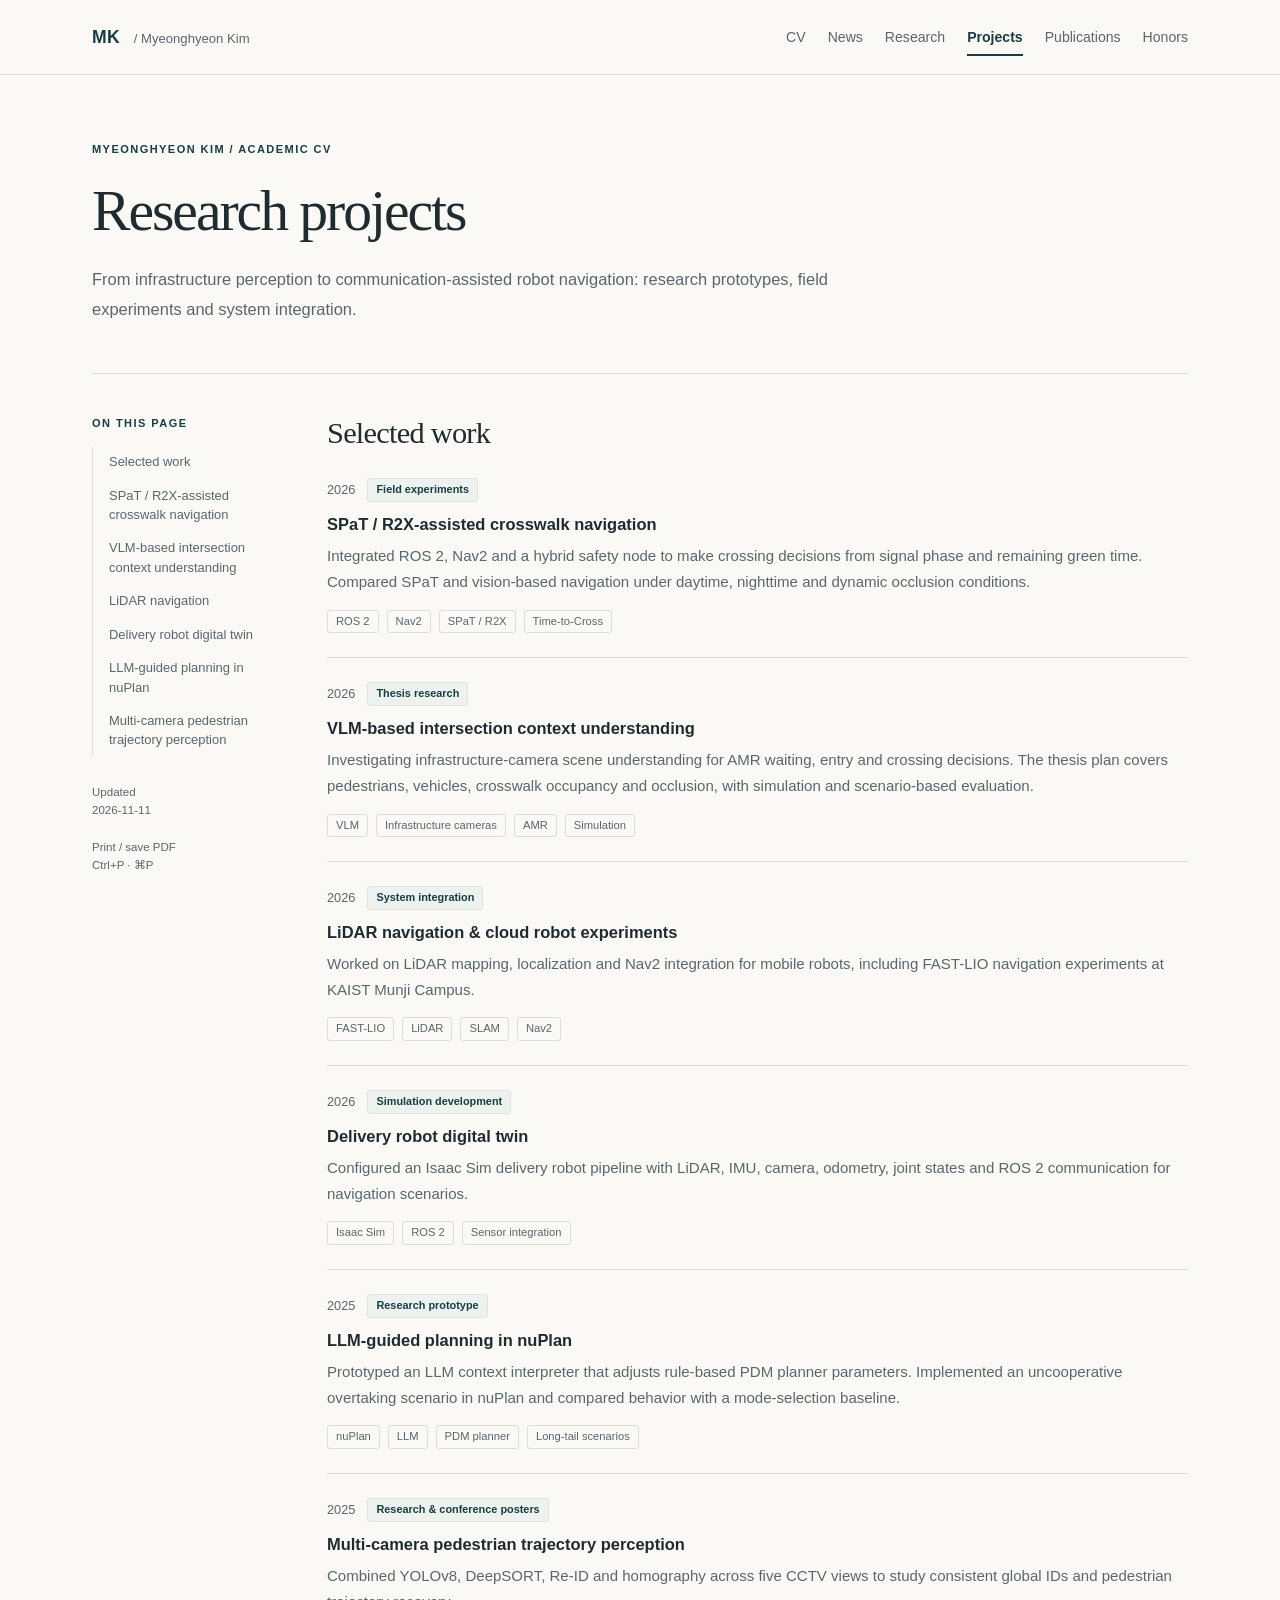
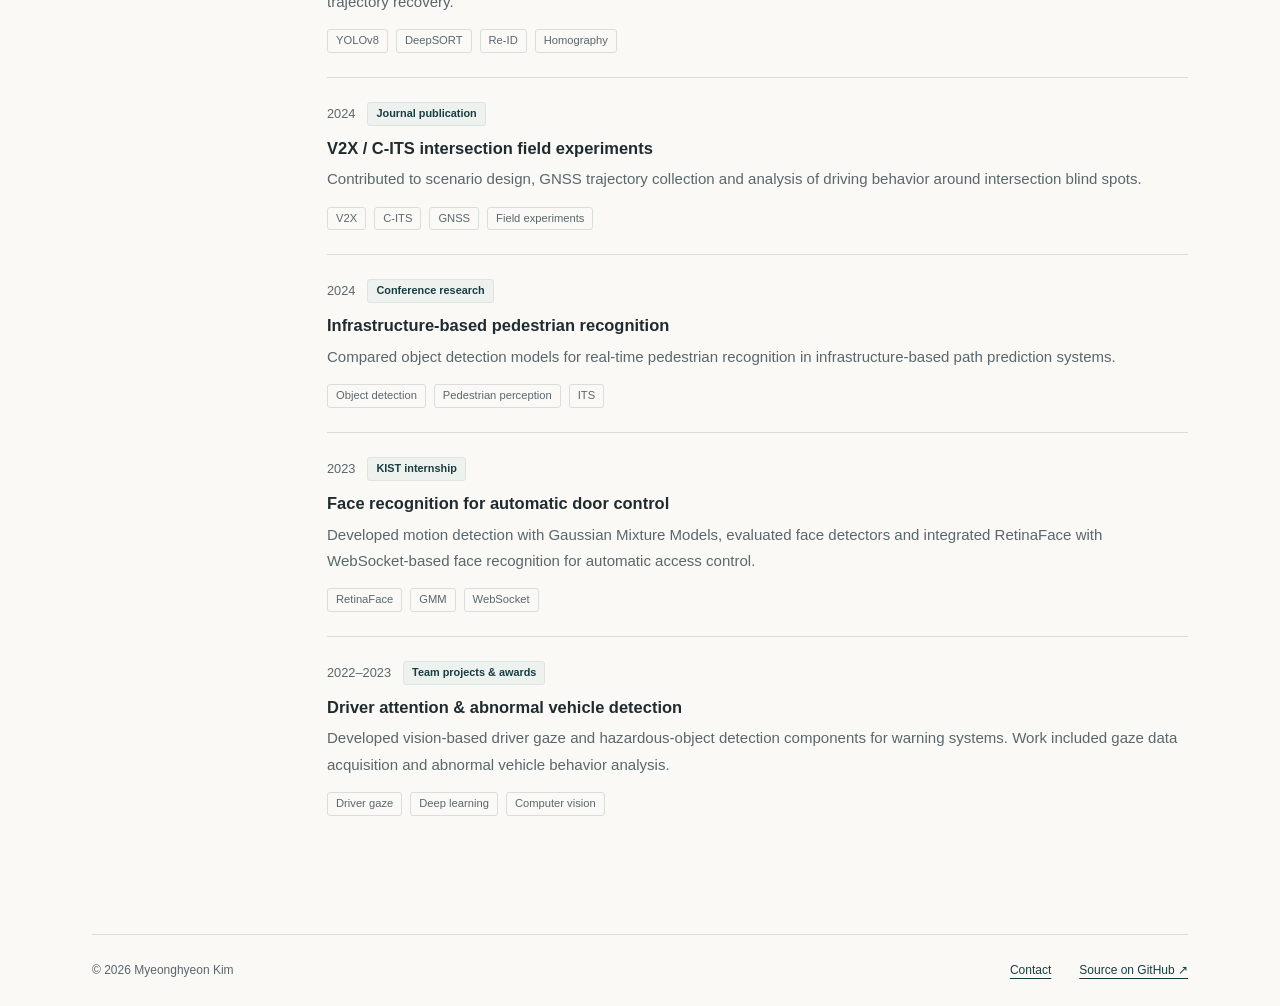
<file: projects.html>
<!doctype html>
<html lang="en"><head><meta charset="utf-8"><meta name="viewport" content="width=device-width, initial-scale=1"><meta name="description" content="From infrastructure perception to communication-assisted robot navigation: research prototypes, field experiments and system integration."><meta name="theme-color" content="#183d43"><title>Research projects | Myeonghyeon Kim</title><link rel="stylesheet" href="theme.css"></head>
<body><a class="skip-link" href="#main">Skip to content</a><header class="site-header"><nav class="nav" aria-label="Main navigation"><a class="brand" href="index.html">MK<span> / Myeonghyeon Kim</span></a><div class="nav-links"><a href="index.html">CV</a><a href="news.html">News</a><a href="research.html">Research</a><a href="projects.html" aria-current="page">Projects</a><a href="publications.html">Publications</a><a href="achievements.html">Honors</a></div></nav></header>
<main id="main"><div class="page-heading"><p class="eyebrow">Myeonghyeon Kim / Academic CV</p><h1>Research projects</h1><p class="lead">From infrastructure perception to communication-assisted robot navigation: research prototypes, field experiments and system integration.</p></div><div class="page-layout"><aside class="contents"><p class="eyebrow">On this page</p><nav aria-label="On this page"><a href="#projects">Selected work</a><a href="#crosswalk">SPaT / R2X-assisted crosswalk navigation</a><a href="#vlm">VLM-based intersection context understanding</a><a href="#lidar">LiDAR navigation</a><a href="#digital-twin">Delivery robot digital twin</a><a href="#llm-planning">LLM-guided planning in nuPlan</a><a href="#pedestrian">Multi-camera pedestrian trajectory perception</a></nav><p class="updated">Updated<br><time datetime="2026-11-11">2026-11-11</time></p><p class="print-hint">Print / save PDF<br>Ctrl+P · ⌘P</p></aside><div class="cv-body"><section id="projects" class="cv-section"><h2>Selected work</h2><article class="project" id="crosswalk"><div class="pub-meta"><span class="date">2026</span><span class="badge">Field experiments</span></div><h3>SPaT / R2X-assisted crosswalk navigation</h3><p>Integrated ROS 2, Nav2 and a hybrid safety node to make crossing decisions from signal phase and remaining green time. Compared SPaT and vision-based navigation under daytime, nighttime and dynamic occlusion conditions.</p><ul class="tags"><li>ROS 2</li><li>Nav2</li><li>SPaT / R2X</li><li>Time-to-Cross</li></ul></article><article class="project" id="vlm"><div class="pub-meta"><span class="date">2026</span><span class="badge">Thesis research</span></div><h3>VLM-based intersection context understanding</h3><p>Investigating infrastructure-camera scene understanding for AMR waiting, entry and crossing decisions. The thesis plan covers pedestrians, vehicles, crosswalk occupancy and occlusion, with simulation and scenario-based evaluation.</p><ul class="tags"><li>VLM</li><li>Infrastructure cameras</li><li>AMR</li><li>Simulation</li></ul></article><article class="project" id="lidar"><div class="pub-meta"><span class="date">2026</span><span class="badge">System integration</span></div><h3>LiDAR navigation &amp; cloud robot experiments</h3><p>Worked on LiDAR mapping, localization and Nav2 integration for mobile robots, including FAST-LIO navigation experiments at KAIST Munji Campus.</p><ul class="tags"><li>FAST-LIO</li><li>LiDAR</li><li>SLAM</li><li>Nav2</li></ul></article><article class="project" id="digital-twin"><div class="pub-meta"><span class="date">2026</span><span class="badge">Simulation development</span></div><h3>Delivery robot digital twin</h3><p>Configured an Isaac Sim delivery robot pipeline with LiDAR, IMU, camera, odometry, joint states and ROS 2 communication for navigation scenarios.</p><ul class="tags"><li>Isaac Sim</li><li>ROS 2</li><li>Sensor integration</li></ul></article><article class="project" id="llm-planning"><div class="pub-meta"><span class="date">2025</span><span class="badge">Research prototype</span></div><h3>LLM-guided planning in nuPlan</h3><p>Prototyped an LLM context interpreter that adjusts rule-based PDM planner parameters. Implemented an uncooperative overtaking scenario in nuPlan and compared behavior with a mode-selection baseline.</p><ul class="tags"><li>nuPlan</li><li>LLM</li><li>PDM planner</li><li>Long-tail scenarios</li></ul></article><article class="project" id="pedestrian"><div class="pub-meta"><span class="date">2025</span><span class="badge">Research &amp; conference posters</span></div><h3>Multi-camera pedestrian trajectory perception</h3><p>Combined YOLOv8, DeepSORT, Re-ID and homography across five CCTV views to study consistent global IDs and pedestrian trajectory recovery.</p><ul class="tags"><li>YOLOv8</li><li>DeepSORT</li><li>Re-ID</li><li>Homography</li></ul></article><article class="project" id="v2x"><div class="pub-meta"><span class="date">2024</span><span class="badge">Journal publication</span></div><h3>V2X / C-ITS intersection field experiments</h3><p>Contributed to scenario design, GNSS trajectory collection and analysis of driving behavior around intersection blind spots.</p><ul class="tags"><li>V2X</li><li>C-ITS</li><li>GNSS</li><li>Field experiments</li></ul></article><article class="project" id="recognition"><div class="pub-meta"><span class="date">2024</span><span class="badge">Conference research</span></div><h3>Infrastructure-based pedestrian recognition</h3><p>Compared object detection models for real-time pedestrian recognition in infrastructure-based path prediction systems.</p><ul class="tags"><li>Object detection</li><li>Pedestrian perception</li><li>ITS</li></ul></article><article class="project" id="kist"><div class="pub-meta"><span class="date">2023</span><span class="badge">KIST internship</span></div><h3>Face recognition for automatic door control</h3><p>Developed motion detection with Gaussian Mixture Models, evaluated face detectors and integrated RetinaFace with WebSocket-based face recognition for automatic access control.</p><ul class="tags"><li>RetinaFace</li><li>GMM</li><li>WebSocket</li></ul></article><article class="project" id="driver"><div class="pub-meta"><span class="date">2022–2023</span><span class="badge">Team projects &amp; awards</span></div><h3>Driver attention &amp; abnormal vehicle detection</h3><p>Developed vision-based driver gaze and hazardous-object detection components for warning systems. Work included gaze data acquisition and abnormal vehicle behavior analysis.</p><ul class="tags"><li>Driver gaze</li><li>Deep learning</li><li>Computer vision</li></ul></article></section></div></div></main>
<footer><span>© 2026 Myeonghyeon Kim</span><a href="index.html#contact">Contact</a><a href="https://github.com/tkmh0727-rgb/tkmh0727-rgb.github.io">Source on GitHub ↗</a></footer></body></html>
</file>
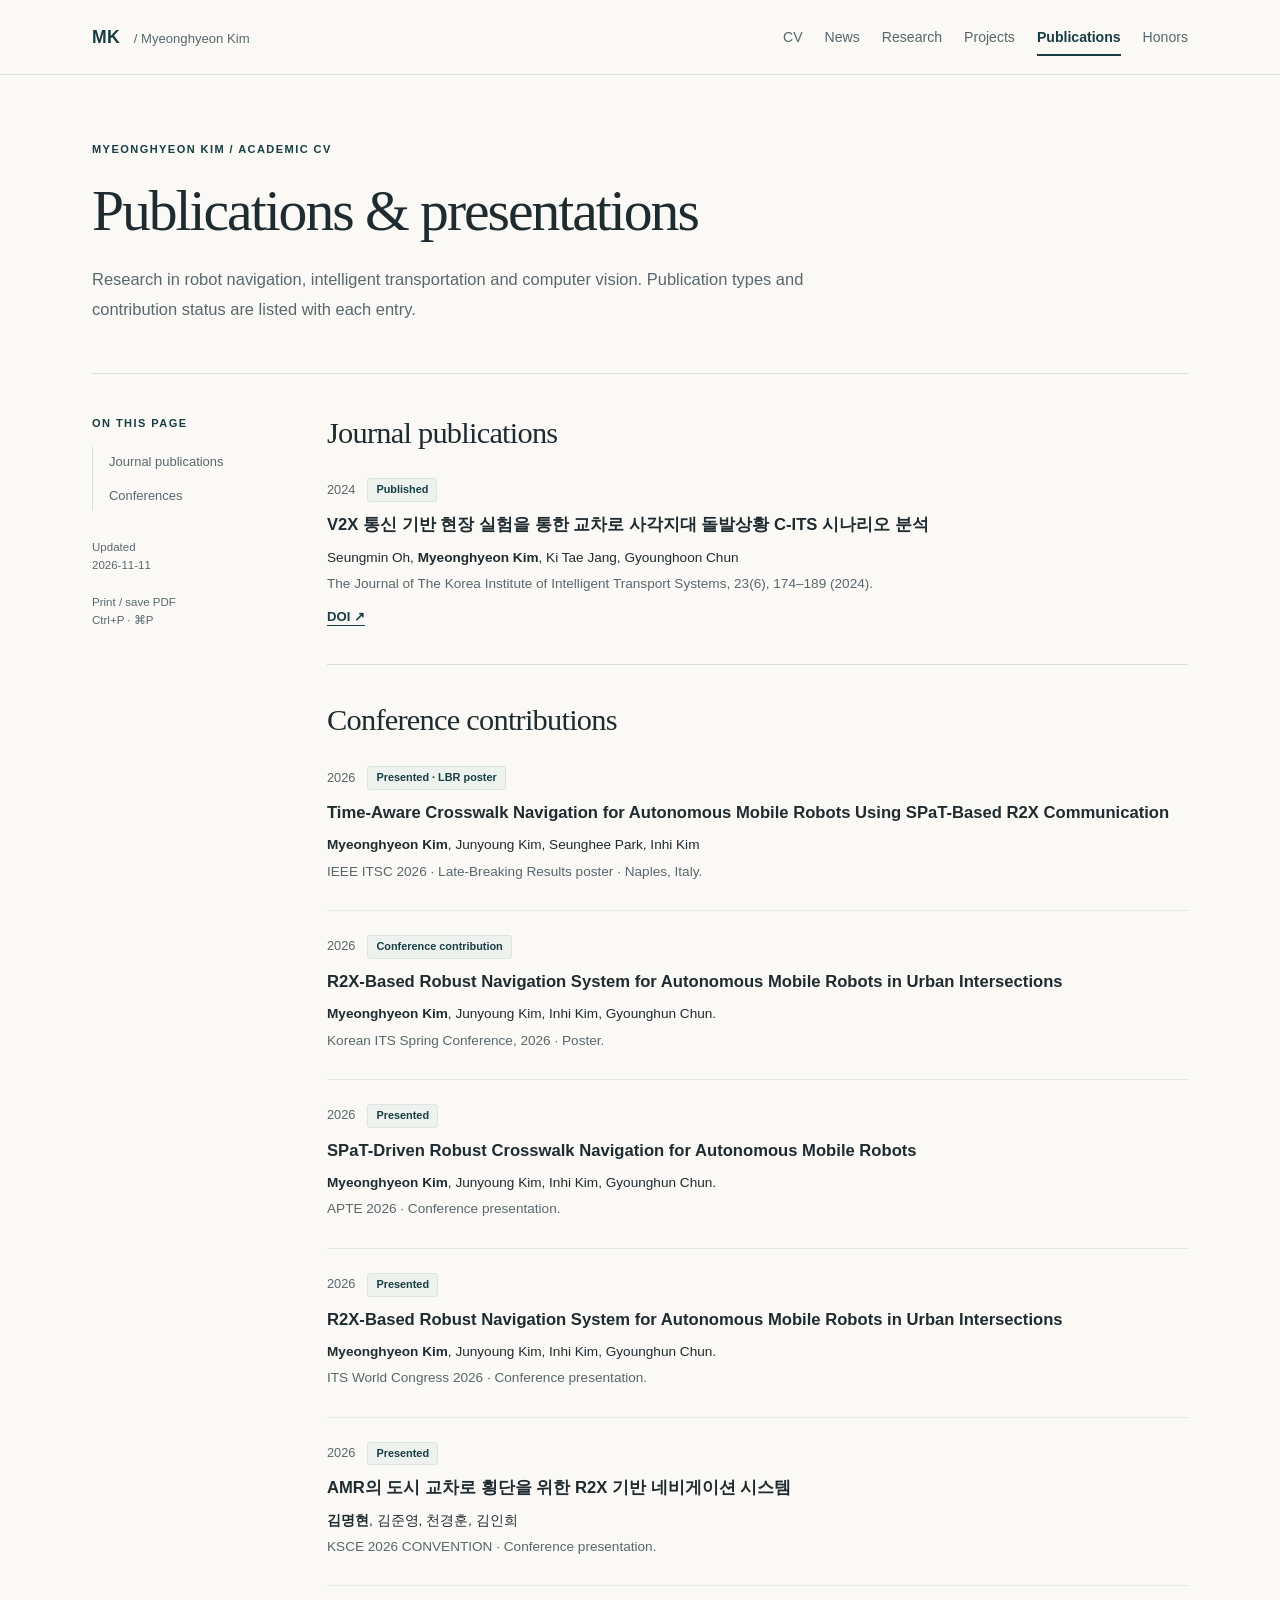
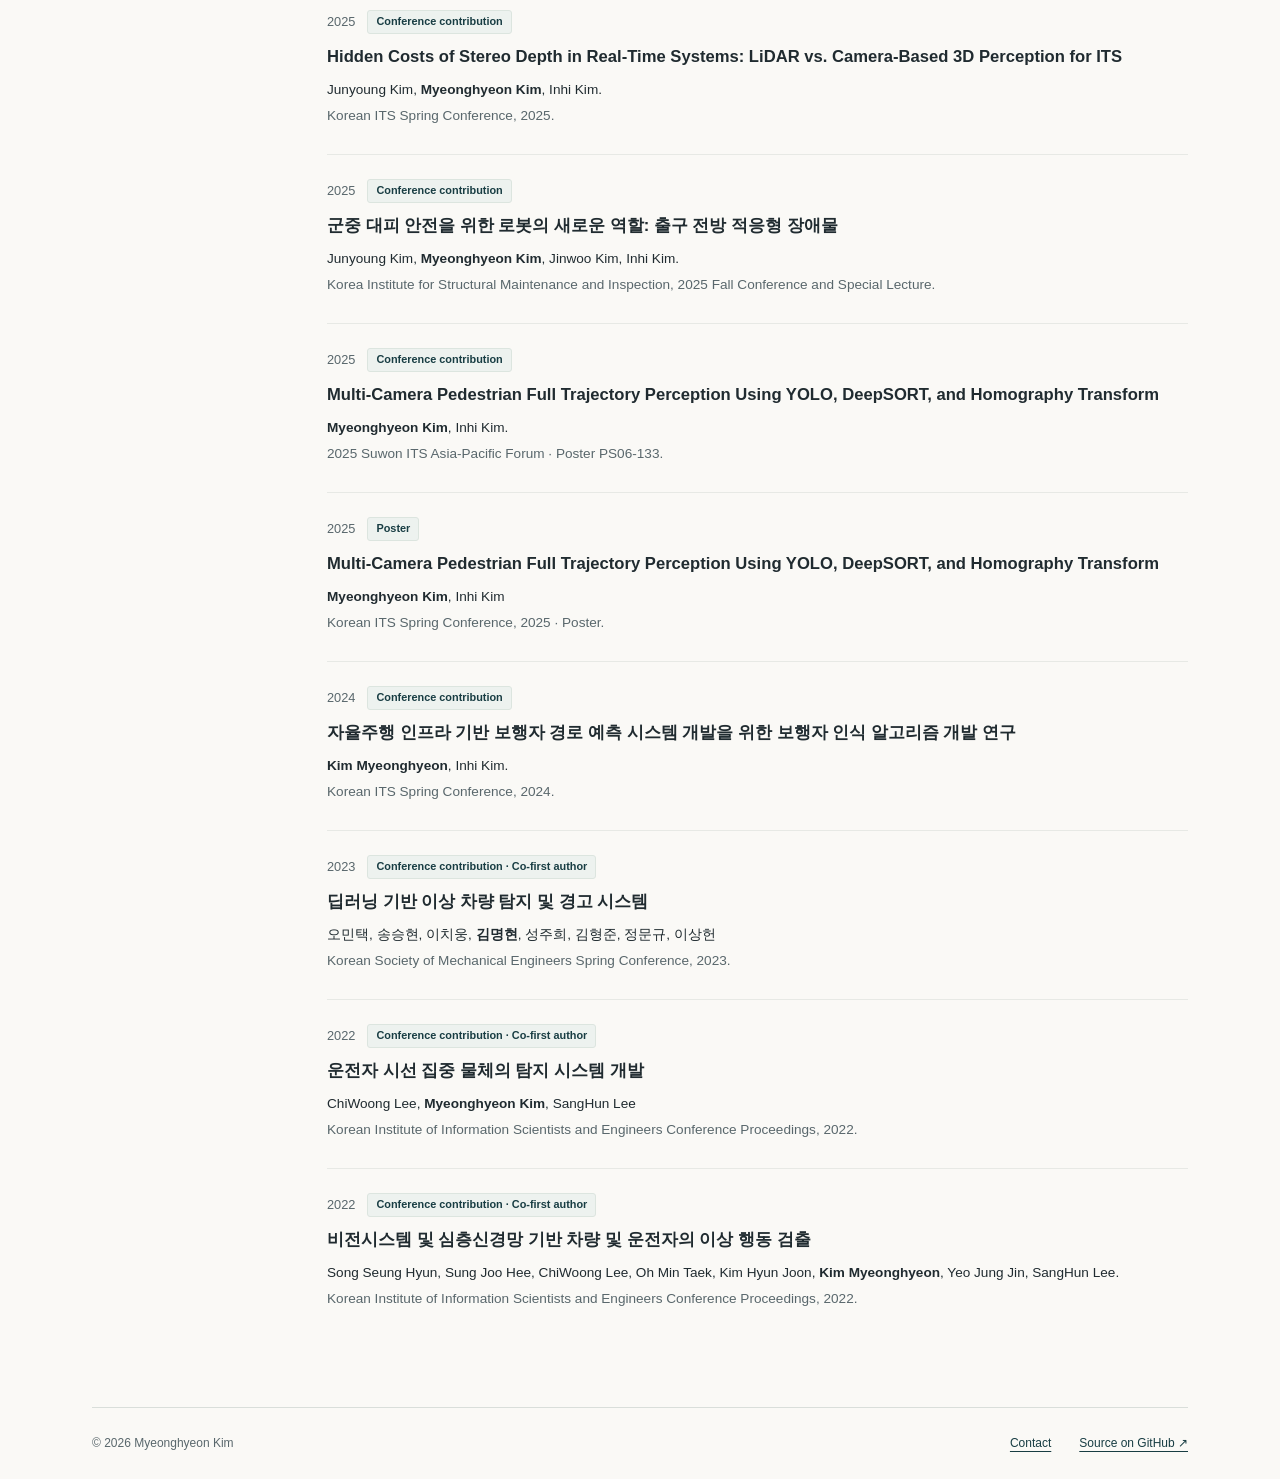
<file: publications.html>
<!doctype html>
<html lang="en"><head><meta charset="utf-8"><meta name="viewport" content="width=device-width, initial-scale=1"><meta name="description" content="Research in robot navigation, intelligent transportation and computer vision. Publication types and contribution status are listed with each entry."><meta name="theme-color" content="#183d43"><title>Publications &amp; presentations | Myeonghyeon Kim</title><link rel="stylesheet" href="theme.css"></head>
<body><a class="skip-link" href="#main">Skip to content</a><header class="site-header"><nav class="nav" aria-label="Main navigation"><a class="brand" href="index.html">MK<span> / Myeonghyeon Kim</span></a><div class="nav-links"><a href="index.html">CV</a><a href="news.html">News</a><a href="research.html">Research</a><a href="projects.html">Projects</a><a href="publications.html" aria-current="page">Publications</a><a href="achievements.html">Honors</a></div></nav></header>
<main id="main"><div class="page-heading"><p class="eyebrow">Myeonghyeon Kim / Academic CV</p><h1>Publications &amp; presentations</h1><p class="lead">Research in robot navigation, intelligent transportation and computer vision. Publication types and contribution status are listed with each entry.</p></div><div class="page-layout"><aside class="contents"><p class="eyebrow">On this page</p><nav aria-label="On this page"><a href="#journals">Journal publications</a><a href="#conferences">Conferences</a></nav><p class="updated">Updated<br><time datetime="2026-11-11">2026-11-11</time></p><p class="print-hint">Print / save PDF<br>Ctrl+P · ⌘P</p></aside><div class="cv-body"><section id="journals" class="cv-section"><h2>Journal publications</h2><article class="publication" id="pub-1"><div class="pub-meta"><span class="date">2024</span><span class="badge">Published</span></div><h3>V2X 통신 기반 현장 실험을 통한 교차로 사각지대 돌발상황 C-ITS 시나리오 분석</h3><p class="authors">Seungmin Oh, <strong>Myeonghyeon Kim</strong>, Ki Tae Jang, Gyounghoon Chun</p><p class="venue">The Journal of The Korea Institute of Intelligent Transport Systems, 23(6), 174–189 (2024).</p><a class="text-link" href="https://doi.org/10.12815/kits.2024.23.6.174">DOI ↗</a></article></section><section id="conferences" class="cv-section"><h2>Conference contributions</h2><article class="publication" id="pub-2"><div class="pub-meta"><span class="date">2026</span><span class="badge">Presented · LBR poster</span></div><h3>Time-Aware Crosswalk Navigation for Autonomous Mobile Robots Using SPaT-Based R2X Communication</h3><p class="authors"><strong>Myeonghyeon Kim</strong>, Junyoung Kim, Seunghee Park, Inhi Kim</p><p class="venue">IEEE ITSC 2026 · Late-Breaking Results poster · Naples, Italy.</p></article><article class="publication" id="pub-3"><div class="pub-meta"><span class="date">2026</span><span class="badge">Conference contribution</span></div><h3>R2X-Based Robust Navigation System for Autonomous Mobile Robots in Urban Intersections</h3><p class="authors"><strong>Myeonghyeon Kim</strong>, Junyoung Kim, Inhi Kim, Gyounghun Chun.</p><p class="venue">Korean ITS Spring Conference, 2026 · Poster.</p></article><article class="publication" id="pub-11"><div class="pub-meta"><span class="date">2026</span><span class="badge">Presented</span></div><h3>SPaT-Driven Robust Crosswalk Navigation for Autonomous Mobile Robots</h3><p class="authors"><strong>Myeonghyeon Kim</strong>, Junyoung Kim, Inhi Kim, Gyounghun Chun.</p><p class="venue">APTE 2026 · Conference presentation.</p></article><article class="publication" id="pub-12"><div class="pub-meta"><span class="date">2026</span><span class="badge">Presented</span></div><h3>R2X-Based Robust Navigation System for Autonomous Mobile Robots in Urban Intersections</h3><p class="authors"><strong>Myeonghyeon Kim</strong>, Junyoung Kim, Inhi Kim, Gyounghun Chun.</p><p class="venue">ITS World Congress 2026 · Conference presentation.</p></article><article class="publication" id="ksce-2026"><div class="pub-meta"><span class="date">2026</span><span class="badge">Presented</span></div><h3>AMR의 도시 교차로 횡단을 위한 R2X 기반 네비게이션 시스템</h3><p class="authors"><strong>김명현</strong>, 김준영, 천경훈, 김인희</p><p class="venue">KSCE 2026 CONVENTION · Conference presentation.</p></article><article class="publication" id="pub-4"><div class="pub-meta"><span class="date">2025</span><span class="badge">Conference contribution</span></div><h3>Hidden Costs of Stereo Depth in Real-Time Systems: LiDAR vs. Camera-Based 3D Perception for ITS</h3><p class="authors">Junyoung Kim, <strong>Myeonghyeon Kim</strong>, Inhi Kim.</p><p class="venue">Korean ITS Spring Conference, 2025.</p></article><article class="publication" id="pub-5"><div class="pub-meta"><span class="date">2025</span><span class="badge">Conference contribution</span></div><h3>군중 대피 안전을 위한 로봇의 새로운 역할: 출구 전방 적응형 장애물</h3><p class="authors">Junyoung Kim, <strong>Myeonghyeon Kim</strong>, Jinwoo Kim, Inhi Kim.</p><p class="venue">Korea Institute for Structural Maintenance and Inspection, 2025 Fall Conference and Special Lecture.</p></article><article class="publication" id="pub-6"><div class="pub-meta"><span class="date">2025</span><span class="badge">Conference contribution</span></div><h3>Multi-Camera Pedestrian Full Trajectory Perception Using YOLO, DeepSORT, and Homography Transform</h3><p class="authors"><strong>Myeonghyeon Kim</strong>, Inhi Kim.</p><p class="venue">2025 Suwon ITS Asia-Pacific Forum · Poster PS06-133.</p></article><article class="publication" id="its-spring-2025"><div class="pub-meta"><span class="date">2025</span><span class="badge">Poster</span></div><h3>Multi-Camera Pedestrian Full Trajectory Perception Using YOLO, DeepSORT, and Homography Transform</h3><p class="authors"><strong>Myeonghyeon Kim</strong>, Inhi Kim</p><p class="venue">Korean ITS Spring Conference, 2025 · Poster.</p></article><article class="publication" id="pub-7"><div class="pub-meta"><span class="date">2024</span><span class="badge">Conference contribution</span></div><h3>자율주행 인프라 기반 보행자 경로 예측 시스템 개발을 위한 보행자 인식 알고리즘 개발 연구</h3><p class="authors"><strong>Kim Myeonghyeon</strong>, Inhi Kim.</p><p class="venue">Korean ITS Spring Conference, 2024.</p></article><article class="publication" id="pub-8"><div class="pub-meta"><span class="date">2023</span><span class="badge">Conference contribution · Co-first author</span></div><h3>딥러닝 기반 이상 차량 탐지 및 경고 시스템</h3><p class="authors">오민택, 송승현, 이치웅, <strong>김명현</strong>, 성주희, 김형준, 정문규, 이상헌</p><p class="venue">Korean Society of Mechanical Engineers Spring Conference, 2023.</p></article><article class="publication" id="pub-9"><div class="pub-meta"><span class="date">2022</span><span class="badge">Conference contribution · Co-first author</span></div><h3>운전자 시선 집중 물체의 탐지 시스템 개발</h3><p class="authors">ChiWoong Lee, <strong>Myeonghyeon Kim</strong>, SangHun Lee</p><p class="venue">Korean Institute of Information Scientists and Engineers Conference Proceedings, 2022.</p></article><article class="publication" id="pub-10"><div class="pub-meta"><span class="date">2022</span><span class="badge">Conference contribution · Co-first author</span></div><h3>비전시스템 및 심층신경망 기반 차량 및 운전자의 이상 행동 검출</h3><p class="authors">Song Seung Hyun, Sung Joo Hee, ChiWoong Lee, Oh Min Taek, Kim Hyun Joon, <strong>Kim Myeonghyeon</strong>, Yeo Jung Jin, SangHun Lee.</p><p class="venue">Korean Institute of Information Scientists and Engineers Conference Proceedings, 2022.</p></article></section></div></div></main>
<footer><span>© 2026 Myeonghyeon Kim</span><a href="index.html#contact">Contact</a><a href="https://github.com/tkmh0727-rgb/tkmh0727-rgb.github.io">Source on GitHub ↗</a></footer></body></html>
</file>
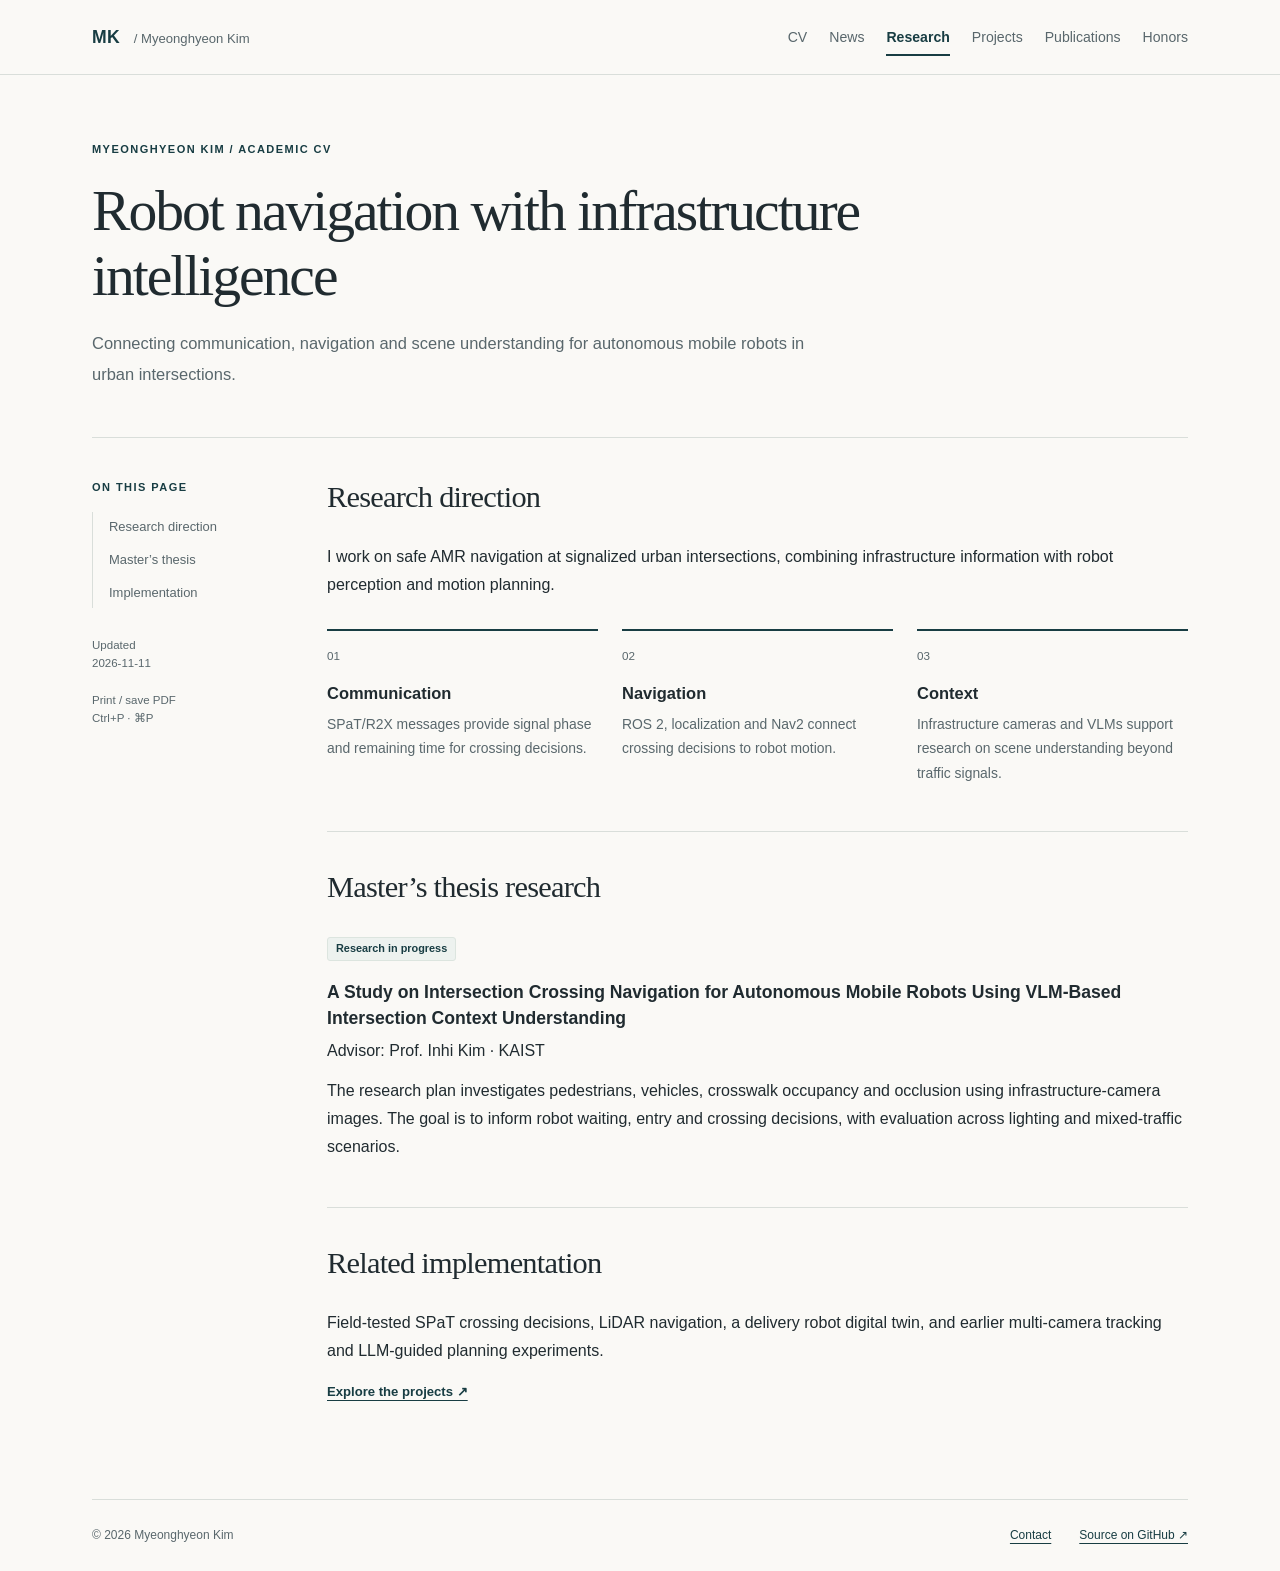
<file: research.html>
<!doctype html>
<html lang="en"><head><meta charset="utf-8"><meta name="viewport" content="width=device-width, initial-scale=1"><meta name="description" content="Connecting communication, navigation and scene understanding for autonomous mobile robots in urban intersections."><meta name="theme-color" content="#183d43"><title>Robot navigation with infrastructure intelligence | Myeonghyeon Kim</title><link rel="stylesheet" href="theme.css"></head>
<body><a class="skip-link" href="#main">Skip to content</a><header class="site-header"><nav class="nav" aria-label="Main navigation"><a class="brand" href="index.html">MK<span> / Myeonghyeon Kim</span></a><div class="nav-links"><a href="index.html">CV</a><a href="news.html">News</a><a href="research.html" aria-current="page">Research</a><a href="projects.html">Projects</a><a href="publications.html">Publications</a><a href="achievements.html">Honors</a></div></nav></header>
<main id="main"><div class="page-heading"><p class="eyebrow">Myeonghyeon Kim / Academic CV</p><h1>Robot navigation with infrastructure intelligence</h1><p class="lead">Connecting communication, navigation and scene understanding for autonomous mobile robots in urban intersections.</p></div><div class="page-layout"><aside class="contents"><p class="eyebrow">On this page</p><nav aria-label="On this page"><a href="#direction">Research direction</a><a href="#thesis">Master’s thesis</a><a href="#related">Implementation</a></nav><p class="updated">Updated<br><time datetime="2026-11-11">2026-11-11</time></p><p class="print-hint">Print / save PDF<br>Ctrl+P · ⌘P</p></aside><div class="cv-body"><section id="direction" class="cv-section"><h2>Research direction</h2><p>I work on safe AMR navigation at signalized urban intersections, combining infrastructure information with robot perception and motion planning.</p><div class="focus-grid"><article><span class="focus-number">01</span><h3>Communication</h3><p>SPaT/R2X messages provide signal phase and remaining time for crossing decisions.</p></article><article><span class="focus-number">02</span><h3>Navigation</h3><p>ROS 2, localization and Nav2 connect crossing decisions to robot motion.</p></article><article><span class="focus-number">03</span><h3>Context</h3><p>Infrastructure cameras and VLMs support research on scene understanding beyond traffic signals.</p></article></div></section><section id="thesis" class="cv-section"><h2>Master’s thesis research</h2><span class="badge">Research in progress</span><h3 class="thesis-title">A Study on Intersection Crossing Navigation for Autonomous Mobile Robots Using VLM-Based Intersection Context Understanding</h3><p>Advisor: Prof. Inhi Kim · KAIST</p><p>The research plan investigates pedestrians, vehicles, crosswalk occupancy and occlusion using infrastructure-camera images. The goal is to inform robot waiting, entry and crossing decisions, with evaluation across lighting and mixed-traffic scenarios.</p></section><section id="related" class="cv-section"><h2>Related implementation</h2><p>Field-tested SPaT crossing decisions, LiDAR navigation, a delivery robot digital twin, and earlier multi-camera tracking and LLM-guided planning experiments.</p><a class="text-link" href="projects.html">Explore the projects ↗</a></section></div></div></main>
<footer><span>© 2026 Myeonghyeon Kim</span><a href="index.html#contact">Contact</a><a href="https://github.com/tkmh0727-rgb/tkmh0727-rgb.github.io">Source on GitHub ↗</a></footer></body></html>
</file>
<file: theme.css>
:root{--bg:#faf9f6;--paper:#fff;--ink:#202b30;--muted:#59676c;--accent:#183d43;--line:#d9deda;--soft:#edf2ef}
*{box-sizing:border-box}html{scroll-behavior:smooth;scroll-padding-top:100px}body{margin:0;background:var(--bg);color:var(--ink);font-family:Inter,"Segoe UI","Noto Sans KR",Arial,sans-serif;font-size:16px;line-height:1.75}a{color:var(--accent);text-underline-offset:4px;text-decoration-thickness:1px}a:hover{text-decoration:underline;color:#07695f}a:focus-visible{outline:3px solid #a4651f;outline-offset:5px;border-radius:2px}h1,h2,h3,p{margin-top:0}h1,h2{font-family:Georgia,"Times New Roman",serif;font-weight:400}h1{font-size:clamp(2.6rem,4.5vw,4rem);line-height:1.12;letter-spacing:-.035em;margin-bottom:20px;max-width:960px}h2{font-size:1.9rem;letter-spacing:-.025em;line-height:1.3;margin-bottom:25px}h3{font-size:1.03rem;line-height:1.5;font-weight:650;margin-bottom:6px;overflow-wrap:anywhere}p{margin-bottom:12px}strong{font-weight:650}.site-header{background:rgba(250,249,246,.97);border-bottom:1px solid var(--line);position:sticky;top:0;z-index:5}.nav{max-width:1160px;margin:auto;min-height:74px;display:flex;justify-content:space-between;align-items:center;gap:24px;padding:12px 32px}.brand{font-size:1.1rem;font-weight:750;letter-spacing:.02em;text-decoration:none;white-space:nowrap}.brand span{font-size:.82rem;font-weight:500;letter-spacing:0;color:var(--muted);margin-left:10px}.nav-links{display:flex;flex-wrap:wrap;gap:22px}.nav-links a{text-decoration:none;font-size:.88rem;color:var(--muted);padding:5px 0}.nav-links a[aria-current]{color:var(--accent);box-shadow:0 2px var(--accent);font-weight:650}.skip-link{position:fixed;left:16px;top:-100px;background:var(--paper);padding:12px;z-index:20}.skip-link:focus{top:8px}main{max-width:1160px;margin:auto;padding:0 32px}.page-heading{padding:65px 0 48px;border-bottom:1px solid var(--line)}.eyebrow{font-size:.69rem;letter-spacing:.13em;text-transform:uppercase;font-weight:700;color:var(--accent);margin-bottom:20px}.eyebrow span{margin:0 10px;color:#7b8786}.identity{display:grid;grid-template-columns:minmax(0,1fr) 168px;align-items:start;gap:65px}.portrait{width:168px;height:210px;object-fit:cover;object-position:center;border-radius:3px;margin-top:12px;filter:saturate(.85)}.korean{font-family:"Segoe UI",sans-serif;display:inline-block;font-size:1.15rem;letter-spacing:0;color:var(--muted);margin-left:18px;font-weight:400}.affiliation{font-size:.94rem;color:var(--muted);line-height:1.6;margin-bottom:20px}.lead{max-width:740px;font-size:1.03rem;color:var(--muted);line-height:1.85;margin-bottom:0}.hero-links{display:flex;gap:25px;flex-wrap:wrap;margin-top:23px;font-size:.86rem;font-weight:600}.page-layout{display:grid;grid-template-columns:185px minmax(0,1fr);gap:50px;padding:40px 0 60px}.contents{align-self:start;position:sticky;top:108px}.contents .eyebrow{margin-bottom:14px}.contents nav{display:flex;flex-direction:column;gap:4px;border-left:1px solid var(--line);padding-left:16px}.contents nav a{font-size:.81rem;text-decoration:none;color:var(--muted);line-height:1.5;padding:5px 0}.contents nav a:hover{color:var(--accent);text-decoration:underline}.updated,.print-hint{font-size:.72rem;color:var(--muted);line-height:1.6;margin:28px 0 0}.print-hint{margin-top:18px}.cv-section{border-bottom:1px solid var(--line);padding:0 0 34px;margin-bottom:36px;scroll-margin-top:20px}.cv-section:last-child{border:0;margin-bottom:0}.record{display:grid;grid-template-columns:120px minmax(0,1fr);gap:20px;margin-bottom:24px}.record:last-child{margin-bottom:0}.date{font-size:.8rem;color:var(--muted);font-variant-numeric:tabular-nums;white-space:nowrap}.record>.date{padding-top:3px}.record p:not(.date){font-size:.91rem;color:var(--muted);margin:5px 0}.record .subtitle{color:var(--ink)!important}.pub-meta{display:flex;align-items:center;gap:12px;flex-wrap:wrap;margin-bottom:10px}.badge{display:inline-block;background:var(--soft);color:var(--accent);border:1px solid #dce5df;border-radius:3px;font-size:.68rem;font-weight:650;padding:2px 8px;line-height:1.65}.publication{padding:24px 0;border-top:1px solid #e7e9e5;break-inside:avoid}.publication:first-of-type{border-top:0;padding-top:0}.publication:last-child{padding-bottom:0}.publication h3{font-size:1.04rem;line-height:1.55;margin-bottom:8px}.publication p{font-size:.85rem;line-height:1.7;margin-bottom:3px}.publication .authors{color:var(--ink)}.venue{color:var(--muted)}.text-link{font-size:.82rem;font-weight:600}.publication .text-link{display:inline-block;margin-top:8px}.section-intro{font-size:.9rem;color:var(--muted)}.research-note{font-size:.92rem;color:var(--muted)}.research-note .badge{margin-right:7px}.project{padding:24px 0;border-top:1px solid var(--line);scroll-margin-top:110px;break-inside:avoid}.project:first-of-type{padding-top:0;border-top:0}.project p{font-size:.94rem;color:var(--muted)}.tags{display:flex;gap:8px;flex-wrap:wrap;padding:0;margin:14px 0 0;list-style:none}.tags li{font-size:.7rem;color:var(--muted);border:1px solid var(--line);padding:1px 8px;border-radius:3px}.skills{margin:0}.skills div{display:grid;grid-template-columns:140px minmax(0,1fr);gap:20px;padding:9px 0;font-size:.9rem}.skills dt{font-weight:600}.skills dd{margin:0;color:var(--muted)}.contact-links{display:flex;gap:25px;flex-wrap:wrap;overflow-wrap:anywhere}.focus-grid{display:grid;grid-template-columns:repeat(3,minmax(0,1fr));gap:24px;margin-top:30px}.focus-grid article{border-top:2px solid var(--accent);padding-top:15px}.focus-grid p{font-size:.87rem;color:var(--muted)}.focus-number{font-size:.73rem;color:var(--muted);display:block;margin-bottom:15px}.thesis-title{margin-top:18px;font-size:1.1rem}footer{border-top:1px solid var(--line);max-width:1096px;margin:auto;display:flex;gap:28px;padding:25px 0;font-size:.75rem;color:var(--muted)}footer span{margin-right:auto}
.activity-grid{display:grid;grid-template-columns:repeat(2,minmax(0,1fr));gap:28px 24px}.activity-card{min-width:0;overflow:hidden;background:var(--paper);border:1px solid var(--line);border-radius:5px;display:flex;flex-direction:column;scroll-margin-top:110px}.activity-media{margin:0;background:#eeede9;border-bottom:1px solid var(--line)}.activity-image-link{display:block;aspect-ratio:4/3;overflow:hidden}.activity-image-link img{display:block;width:100%;height:100%;object-fit:cover;transition:transform .2s ease}.activity-image-link:hover img{transform:scale(1.025)}.activity-media.document .activity-image-link{padding:15px;background:#f0f1ec}.activity-media.document img{object-fit:contain}.activity-media figcaption{font-size:.68rem;line-height:1.5;color:var(--muted);padding:7px 13px;background:#f6f6f2;border-top:1px solid var(--line)}.activity-copy{padding:19px 20px 20px;display:flex;flex:1;flex-direction:column}.activity-date{font-size:.72rem;line-height:1.55;color:var(--muted);margin-bottom:10px}.activity-card h3{font-size:1.03rem;line-height:1.5;margin-bottom:10px}.activity-summary{font-size:.85rem;line-height:1.75;color:var(--muted);margin-bottom:16px}.activity-links{display:flex;flex-wrap:wrap;gap:7px 18px;margin-top:auto}.activity-links .text-link{font-size:.76rem}.activity-preview{grid-template-columns:repeat(3,minmax(0,1fr));gap:14px}.activity-preview .activity-image-link{aspect-ratio:4/3}.activity-preview .activity-copy{padding:13px}.activity-preview .activity-card h3{font-size:.87rem}.activity-preview .activity-date{font-size:.65rem}.activity-preview .activity-summary{display:none}.activity-preview figcaption{padding:6px 10px;font-size:.6rem}.activity-archive-link{display:inline-block;margin-top:20px}
@media(min-width:1400px){body{font-size:17px}}
@media(max-width:900px){.brand span{display:none}.page-layout{grid-template-columns:145px minmax(0,1fr);gap:30px}.record{grid-template-columns:95px minmax(0,1fr);gap:15px}.identity{gap:30px}.nav-links{gap:18px}footer{margin:0 32px}.focus-grid{grid-template-columns:1fr}}
@media(max-width:640px){html{scroll-padding-top:120px}.nav{padding:12px 20px;display:block;min-height:0}.brand{font-size:1rem}.brand span{display:inline;font-size:.73rem}.nav-links{gap:20px;margin-top:7px}.nav-links a{font-size:.8rem}main{padding:0 20px}.page-heading{padding:35px 0 30px}.identity{grid-template-columns:minmax(0,1fr) 75px;gap:14px}.portrait{width:75px;height:94px;margin-top:0}.identity .eyebrow{line-height:1.8;font-size:.6rem}.identity h1{font-size:2.35rem}.korean{font-size:.95rem;margin:10px 0 0;display:block}.affiliation{font-size:.78rem}.identity .lead{font-size:.91rem}.lead{font-size:.95rem}.hero-links{gap:18px;font-size:.8rem}.page-layout{display:block;padding-top:24px}.contents{position:static;margin-bottom:30px;padding-bottom:20px;border-bottom:1px solid var(--line)}.contents nav{flex-direction:row;flex-wrap:wrap;border:0;padding:0;gap:4px 18px}.contents .eyebrow{margin-bottom:8px}.contents .updated{margin:14px 0 0}.updated br{display:none}.updated time{margin-left:8px}.print-hint{display:none}h2{font-size:1.6rem}.record{grid-template-columns:1fr;gap:2px;margin-bottom:25px}.record>.date{margin-bottom:3px}.skills div{grid-template-columns:1fr;gap:0}.publication h3{font-size:1rem}.cv-section{padding-bottom:27px;margin-bottom:28px}footer{margin:0 20px;gap:10px 20px;flex-wrap:wrap}footer span{flex-basis:100%}}
@media(max-width:640px){.identity{display:block;position:relative}.portrait{position:absolute;right:0;top:0}.identity h1,.identity .eyebrow{padding-right:85px}.identity .lead{max-width:none}}
@media(prefers-reduced-motion:reduce){html{scroll-behavior:auto}}
@media(max-width:900px){.activity-preview{grid-template-columns:repeat(2,minmax(0,1fr))}.activity-preview .activity-card:last-child{grid-column:1/-1;display:grid;grid-template-columns:1fr 1fr}.activity-preview .activity-card:last-child .activity-media{border-bottom:0;border-right:1px solid var(--line)}.activity-preview .activity-card:last-child .activity-copy{padding:20px}}
@media(max-width:640px){.activity-grid,.activity-preview{grid-template-columns:1fr;gap:22px}.activity-preview .activity-card:last-child{display:flex;grid-column:auto}.activity-preview .activity-card:last-child .activity-copy{padding:16px}.activity-preview .activity-card:last-child .activity-media{border-right:0;border-bottom:1px solid var(--line)}.activity-preview .activity-copy{padding:16px}.activity-preview .activity-card h3{font-size:1rem}.activity-preview .activity-date{font-size:.72rem}.activity-preview figcaption{font-size:.68rem;padding:7px 13px}.activity-preview .activity-image-link{aspect-ratio:16/10}.activity-copy{padding:19px}.activity-card{scroll-margin-top:130px}}
@media(prefers-reduced-motion:reduce){.activity-image-link img{transition:none}}
@media print{#news{display:none}.activity-grid{display:block}.activity-card{break-inside:avoid;margin-bottom:18px;display:grid;grid-template-columns:160px 1fr}.activity-image-link{aspect-ratio:auto;height:150px}.activity-media figcaption{font-size:7pt}.activity-copy{padding:12px}.activity-date,.activity-summary,.activity-links .text-link{font-size:8pt}}
@page{size:A4;margin:16mm}
@media print{body{font-size:10pt;line-height:1.5;background:white;color:#111}.site-header,.contents,.hero-links,.skip-link,footer{display:none}main{padding:0;max-width:none}.page-heading{padding:0 0 18px}.identity{grid-template-columns:1fr 90px;gap:20px}.portrait{width:90px;height:112px;margin:0}h1,.identity h1{font-size:28pt}.korean{font-size:12pt}h2{font-size:17pt;break-after:avoid}h3{font-size:10pt;break-after:avoid}.page-layout{display:block;padding:20px 0 0}.cv-section{margin-bottom:20px;padding-bottom:16px}.record{grid-template-columns:90px 1fr;gap:15px;break-inside:avoid}.publication{padding:14px 0}.publication h3{font-size:10pt}.record p:not(.date),.publication p,.lead,.affiliation{font-size:9pt}.badge{font-size:7pt;background:white;border-color:#aaa}.tags li{font-size:7pt}.focus-grid{grid-template-columns:repeat(3,1fr)}a{color:inherit;text-decoration:none}.contact-links{font-size:9pt}.skills div{font-size:9pt}p{orphans:3;widows:3}}
</file>
